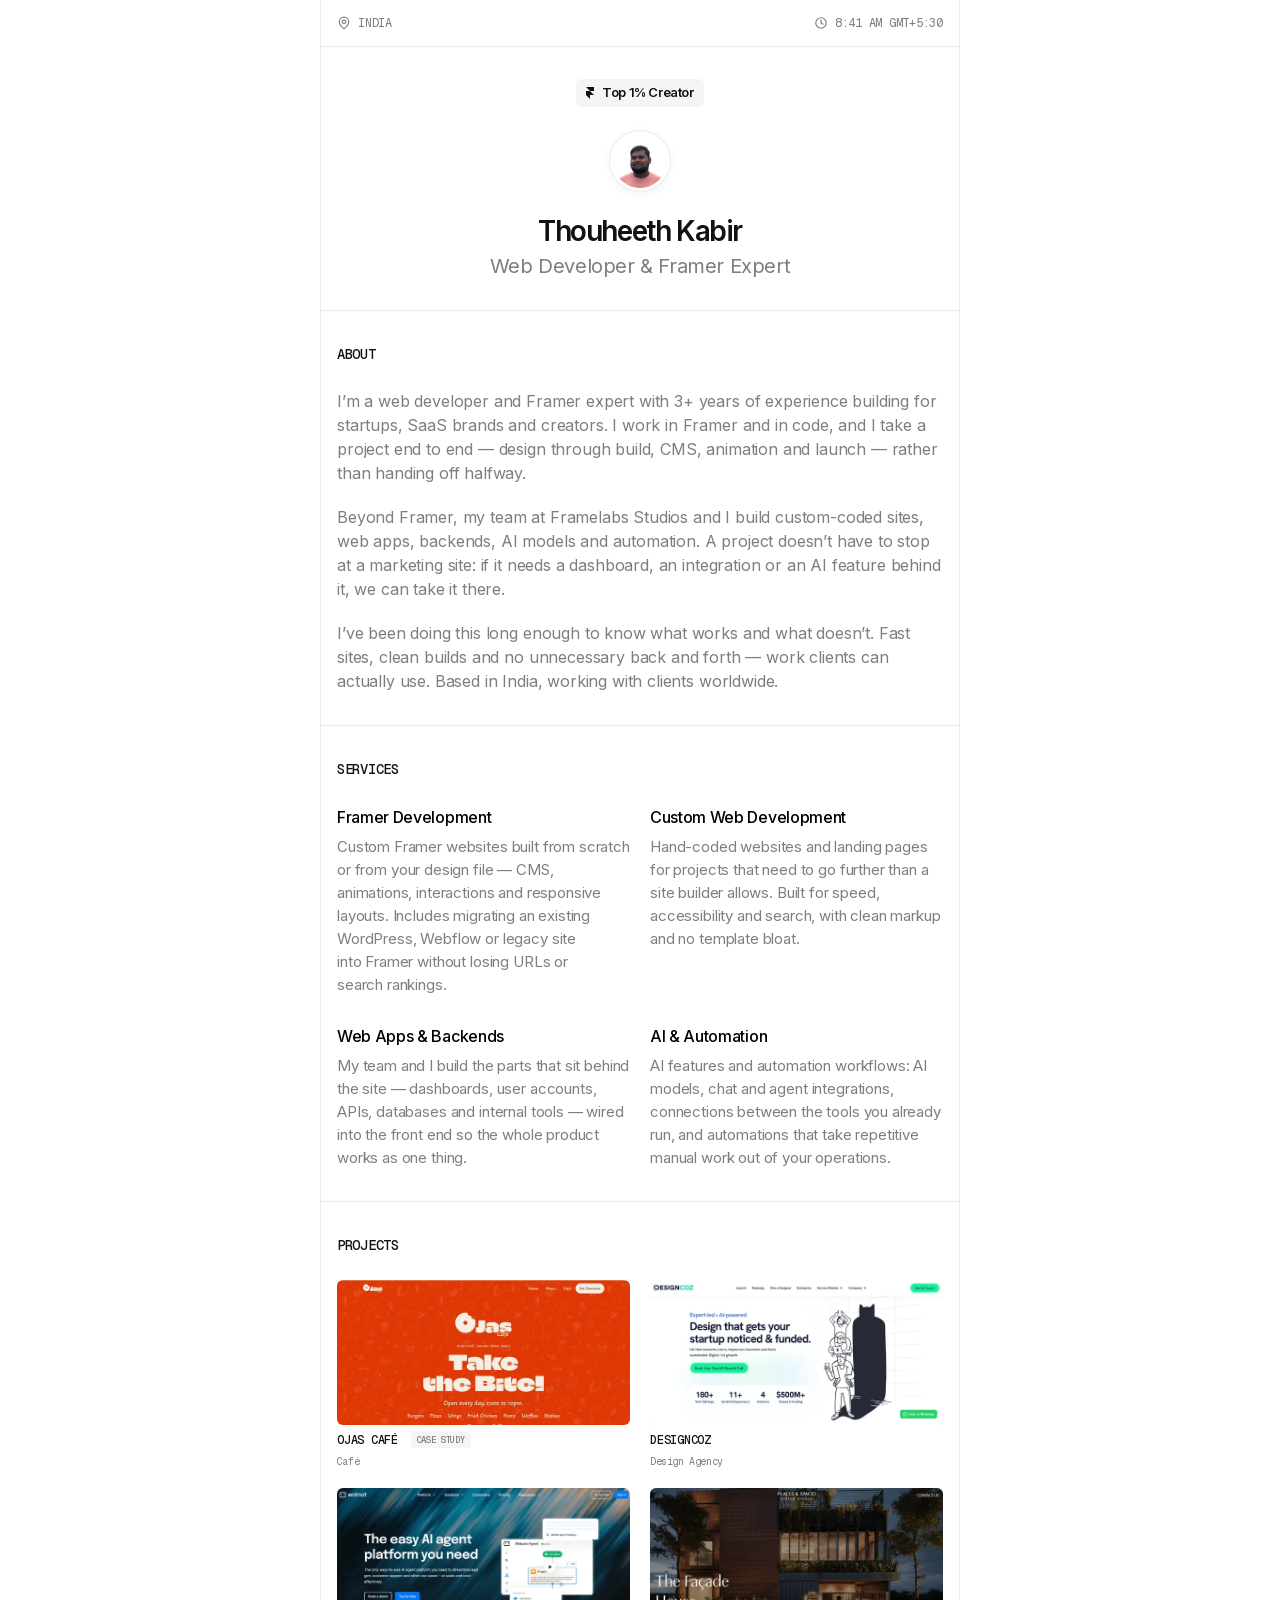
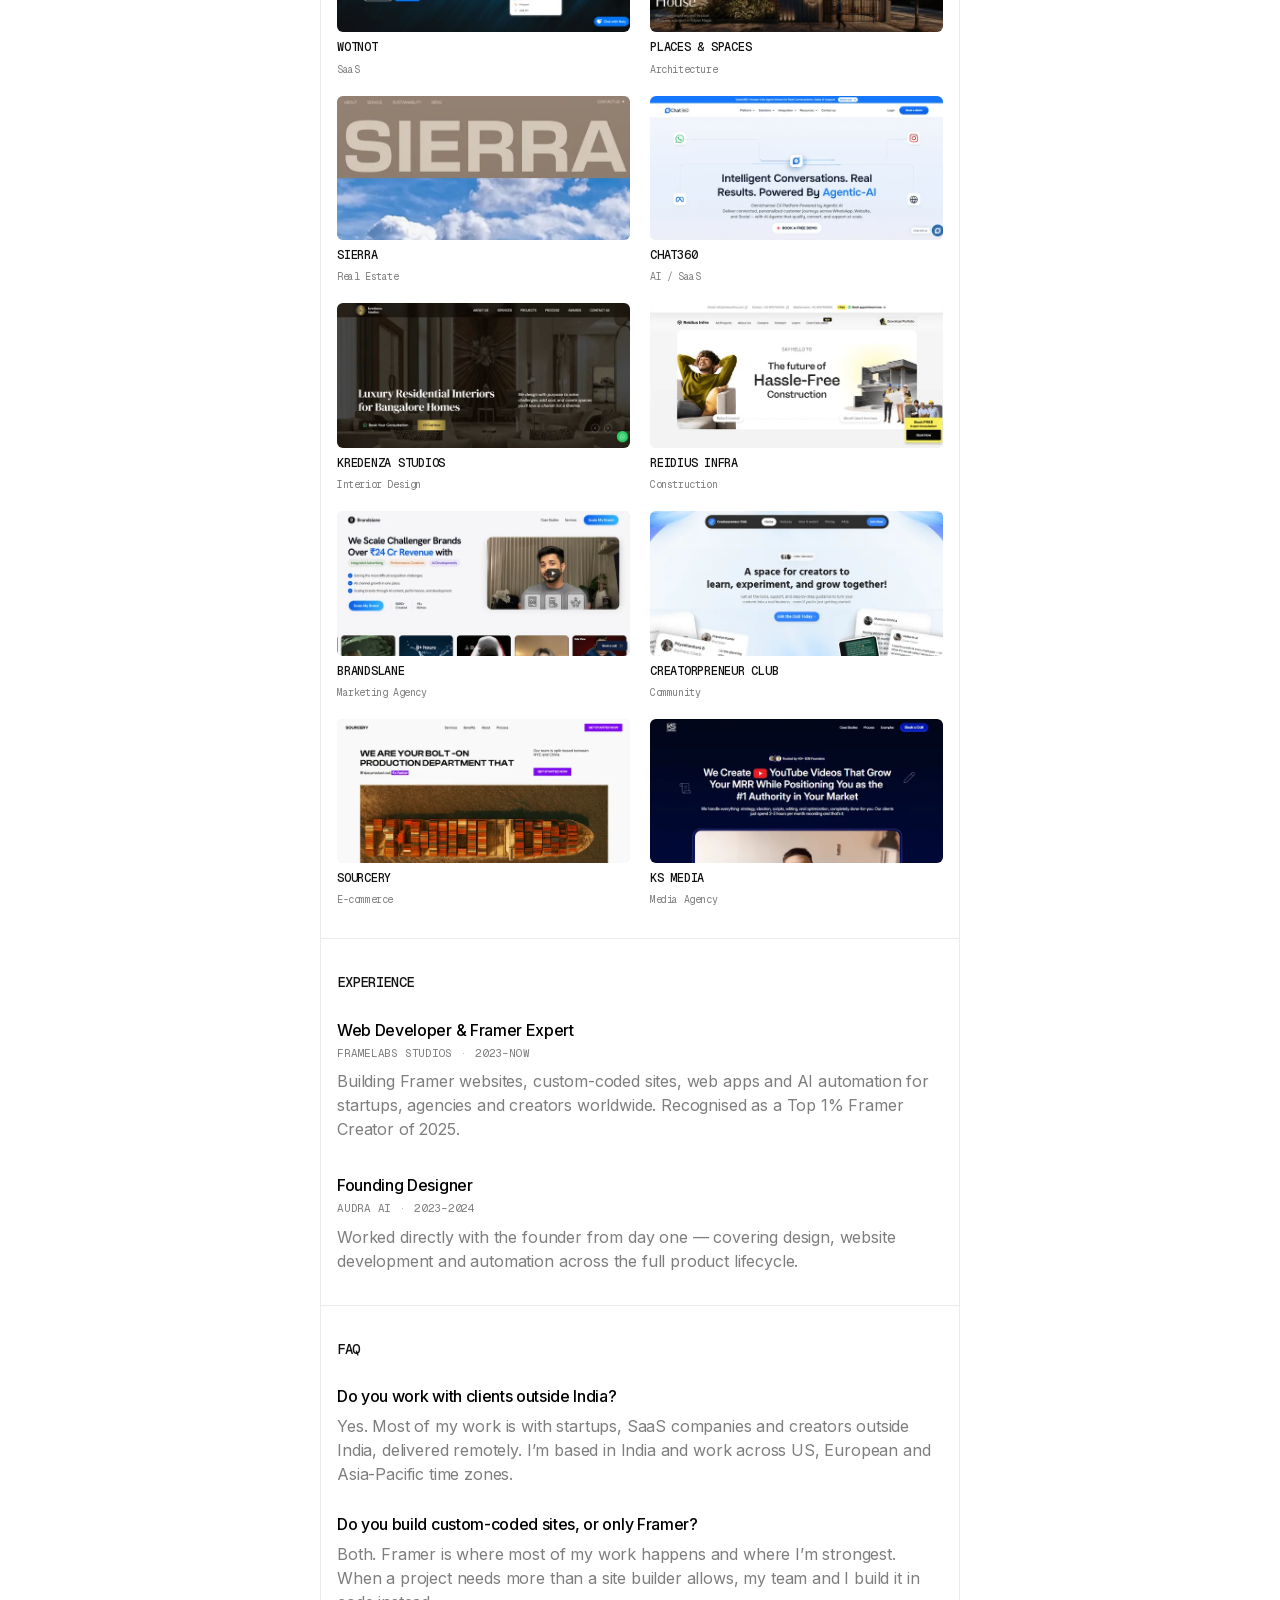
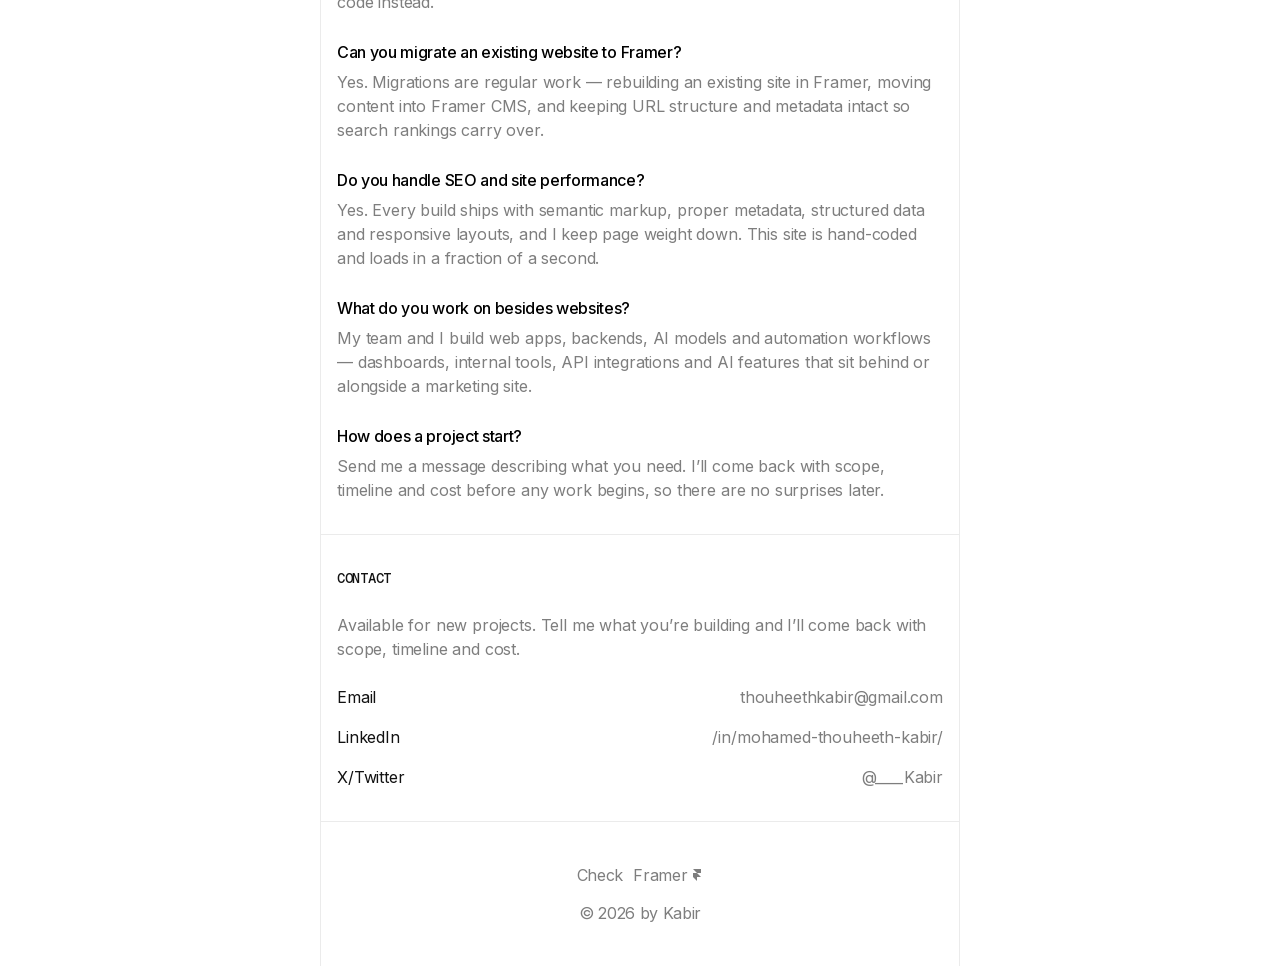
<file: index.html>
<!doctype html>
<html lang="en">
<head>
<meta charset="utf-8">
<meta name="viewport" content="width=device-width, initial-scale=1">
<title>Web Developer &amp; Framer Expert — Thouheeth Kabir</title>
<meta name="description" content="Web developer and Framer expert building fast websites, web apps and AI automation for startups, SaaS brands and creators. India-based, working worldwide.">
<link rel="canonical" href="https://www.thouheethkabir.com/">

<meta property="og:type" content="website">
<meta property="og:url" content="https://www.thouheethkabir.com/">
<meta property="og:title" content="Web Developer &amp; Framer Expert — Thouheeth Kabir">
<meta property="og:description" content="Web developer and Framer expert building fast, production-ready websites, web apps and AI automation for startups, SaaS brands and creators.">
<meta property="og:image" content="https://www.thouheethkabir.com/assets/img/og.png">
<meta property="og:image:width" content="1200">
<meta property="og:image:height" content="630">
<meta property="og:image:alt" content="Thouheeth Kabir — Web Developer &amp; Framer Expert">
<meta name="twitter:card" content="summary_large_image">
<meta name="twitter:image" content="https://www.thouheethkabir.com/assets/img/og.png">
<meta name="twitter:creator" content="@____Kabir">
<meta name="theme-color" content="#ffffff">

<link rel="icon" href="data:image/svg+xml,<svg xmlns='http://www.w3.org/2000/svg' viewBox='0 0 100 100'><text y='.9em' font-size='90' font-family='system-ui,sans-serif' font-weight='600'>TK</text></svg>">
<link rel="apple-touch-icon" sizes="180x180" href="assets/img/apple-touch-icon.png">
<link rel="preload" href="assets/fonts/inter.woff2" as="font" type="font/woff2" crossorigin>
<link rel="preload" href="assets/fonts/geist-mono.woff2" as="font" type="font/woff2" crossorigin>
<link rel="stylesheet" href="assets/fonts.css">
<link rel="stylesheet" href="assets/styles.css">

<script type="application/ld+json">
{
  "@context": "https://schema.org",
  "@graph": [
    {
      "@type": "Person",
      "@id": "https://www.thouheethkabir.com/#person",
      "name": "Mohamed Thouheeth Kabir",
      "alternateName": "Thouheeth Kabir",
      "jobTitle": "Web Developer & Framer Expert",
      "description": "Web developer and Framer expert building websites, web apps and automation for startups, SaaS brands and creators.",
      "url": "https://www.thouheethkabir.com/",
      "image": "https://www.thouheethkabir.com/assets/img/og.png",
      "email": "mailto:thouheethkabir@gmail.com",
      "address": {
        "@type": "PostalAddress",
        "addressCountry": "IN"
      },
      "knowsAbout": [
        "Framer",
        "Framer CMS",
        "Web Development",
        "Web Design",
        "Front-End Development",
        "React",
        "Next.js",
        "Web Applications",
        "Backend Development",
        "AI Integration",
        "Workflow Automation",
        "Technical SEO",
        "Core Web Vitals",
        "Responsive Design"
      ],
      "knowsLanguage": [
        "English"
      ],
      "worksFor": {
        "@type": "Organization",
        "name": "Framelabs Studios",
        "url": "https://www.thouheethkabir.com/"
      },
      "sameAs": [
        "https://www.linkedin.com/in/mohamed-thouheeth-kabir/",
        "https://x.com/____Kabir"
      ]
    },
    {
      "@type": "WebSite",
      "@id": "https://www.thouheethkabir.com/#website",
      "url": "https://www.thouheethkabir.com/",
      "name": "Thouheeth Kabir — Web Developer & Framer Expert",
      "publisher": {
        "@id": "https://www.thouheethkabir.com/#person"
      },
      "inLanguage": "en"
    },
    {
      "@type": "ProfilePage",
      "@id": "https://www.thouheethkabir.com/#profile",
      "url": "https://www.thouheethkabir.com/",
      "mainEntity": {
        "@id": "https://www.thouheethkabir.com/#person"
      },
      "isPartOf": {
        "@id": "https://www.thouheethkabir.com/#website"
      }
    },
    {
      "@type": "Service",
      "name": "Framer and web development",
      "provider": {
        "@id": "https://www.thouheethkabir.com/#person"
      },
      "areaServed": [
        {
          "@type": "Country",
          "name": "India"
        },
        "Worldwide"
      ],
      "hasOfferCatalog": {
        "@type": "OfferCatalog",
        "name": "Services",
        "itemListElement": [
          {
            "@type": "Offer",
            "itemOffered": {
              "@type": "Service",
              "name": "Framer Development",
              "description": "Custom Framer websites built from scratch or from your design file — CMS, animations, interactions and responsive layouts. Includes migrating an existing WordPress, Webflow or legacy site into Framer without losing URLs or search rankings."
            }
          },
          {
            "@type": "Offer",
            "itemOffered": {
              "@type": "Service",
              "name": "Custom Web Development",
              "description": "Hand-coded websites and landing pages for projects that need to go further than a site builder allows. Built for speed, accessibility and search, with clean markup and no template bloat."
            }
          },
          {
            "@type": "Offer",
            "itemOffered": {
              "@type": "Service",
              "name": "Web Apps & Backends",
              "description": "My team and I build the parts that sit behind the site — dashboards, user accounts, APIs, databases and internal tools — wired into the front end so the whole product works as one thing."
            }
          },
          {
            "@type": "Offer",
            "itemOffered": {
              "@type": "Service",
              "name": "AI & Automation",
              "description": "AI features and automation workflows: AI models, chat and agent integrations, connections between the tools you already run, and automations that take repetitive manual work out of your operations."
            }
          }
        ]
      }
    },
    {
      "@type": "ItemList",
      "name": "Selected work",
      "itemListElement": [
        {
          "@type": "ListItem",
          "position": 1,
          "name": "Ojas Café",
          "url": "https://www.thouheethkabir.com/work/ojas-cafe/"
        },
        {
          "@type": "ListItem",
          "position": 2,
          "name": "DesignCoz",
          "url": "https://www.designcoz.com/"
        },
        {
          "@type": "ListItem",
          "position": 3,
          "name": "WotNot",
          "url": "https://wotnot.io/"
        },
        {
          "@type": "ListItem",
          "position": 4,
          "name": "Places & Spaces",
          "url": "https://www.placesandspaces.co.in/"
        },
        {
          "@type": "ListItem",
          "name": "Sierra",
          "url": "https://sierrabrdg.life/",
          "position": 5
        },
        {
          "@type": "ListItem",
          "position": 6,
          "name": "Chat360",
          "url": "https://www.chat360.io/"
        },
        {
          "@type": "ListItem",
          "position": 7,
          "name": "Kredenza Studios",
          "url": "https://www.kredenzastudios.com/"
        },
        {
          "@type": "ListItem",
          "position": 8,
          "name": "Reidius Infra",
          "url": "https://reidiusinfra.in/"
        },
        {
          "@type": "ListItem",
          "position": 9,
          "name": "Brandslane",
          "url": "https://home.brandslane.co/"
        },
        {
          "@type": "ListItem",
          "position": 10,
          "name": "Creatorpreneur Club",
          "url": "https://omm.superprofile.bio/india"
        },
        {
          "@type": "ListItem",
          "position": 11,
          "name": "Sourcery",
          "url": "https://withsourcery.com/"
        },
        {
          "@type": "ListItem",
          "position": 12,
          "name": "KS Media",
          "url": "https://ks-media.co/"
        }
      ]
    },
    {
      "@type": "FAQPage",
      "mainEntity": [
        {
          "@type": "Question",
          "name": "Do you work with clients outside India?",
          "acceptedAnswer": {
            "@type": "Answer",
            "text": "Yes. Most of my work is with startups, SaaS companies and creators outside India, delivered remotely. I’m based in India and work across US, European and Asia-Pacific time zones."
          }
        },
        {
          "@type": "Question",
          "name": "Do you build custom-coded sites, or only Framer?",
          "acceptedAnswer": {
            "@type": "Answer",
            "text": "Both. Framer is where most of my work happens and where I’m strongest. When a project needs more than a site builder allows, my team and I build it in code instead."
          }
        },
        {
          "@type": "Question",
          "name": "Can you migrate an existing website to Framer?",
          "acceptedAnswer": {
            "@type": "Answer",
            "text": "Yes. Migrations are regular work — rebuilding an existing site in Framer, moving content into Framer CMS, and keeping URL structure and metadata intact so search rankings carry over."
          }
        },
        {
          "@type": "Question",
          "name": "Do you handle SEO and site performance?",
          "acceptedAnswer": {
            "@type": "Answer",
            "text": "Yes. Every build ships with semantic markup, proper metadata, structured data and responsive layouts, and I keep page weight down. This site is hand-coded and loads in a fraction of a second."
          }
        },
        {
          "@type": "Question",
          "name": "What do you work on besides websites?",
          "acceptedAnswer": {
            "@type": "Answer",
            "text": "My team and I build web apps, backends, AI models and automation workflows — dashboards, internal tools, API integrations and AI features that sit behind or alongside a marketing site."
          }
        },
        {
          "@type": "Question",
          "name": "How does a project start?",
          "acceptedAnswer": {
            "@type": "Answer",
            "text": "Send me a message describing what you need. I’ll come back with scope, timeline and cost before any work begins, so there are no surprises later."
          }
        }
      ]
    }
  ]
}
</script>
</head>
<body>

<svg width="0" height="0" style="position:absolute" aria-hidden="true" focusable="false">
  <defs>
    <symbol id="i-pin" viewBox="0 0 24 24" fill="none" stroke="currentColor" stroke-width="2" stroke-linecap="round" stroke-linejoin="round">
      <path d="M20 10c0 6-8 12-8 12s-8-6-8-12a8 8 0 0 1 16 0Z"/><circle cx="12" cy="10" r="3"/>
    </symbol>
    <symbol id="i-clock" viewBox="0 0 24 24" fill="none" stroke="currentColor" stroke-width="2" stroke-linecap="round" stroke-linejoin="round">
      <circle cx="12" cy="12" r="9"/><path d="M12 7v5l3.5 2"/>
    </symbol>
    <symbol id="i-arrow" viewBox="0 0 24 24" fill="none" stroke="currentColor" stroke-width="2.2" stroke-linecap="round" stroke-linejoin="round">
      <path d="M7 17 17 7"/><path d="M8 7h9v9"/>
    </symbol>
    <symbol id="i-framer" viewBox="0 0 24 24" fill="currentColor">
      <path d="M4 0h16v8h-8zm0 8h8l8 8H4zm0 8h8v8z"/>
    </symbol>
  </defs>
</svg>

<div class="shell">

  <div class="band band--bar">
    <div class="bar">
      <span class="bar__item"><svg class="ico" aria-hidden="true"><use href="#i-pin"/></svg>India</span>
      <span class="bar__item"><svg class="ico" aria-hidden="true"><use href="#i-clock"/></svg><time id="clock">&mdash;</time></span>
    </div>
  </div>

  <header class="band band--hero">
    <a class="badge" href="https://framer.link/kabir" target="_blank" rel="noopener">
      <svg class="badge__logo" aria-hidden="true"><use href="#i-framer"/></svg>
      <span>Top 1% Creator</span>
    </a>

    <div class="avatar">
      <img src="assets/img/profile.webp" width="240" height="240" alt="Thouheeth Kabir, web developer and Framer expert" fetchpriority="high" decoding="async">
    </div>

    <div class="hero__text">
      <h1>Thouheeth Kabir</h1>
      <p class="hero__role">Web Developer &amp; Framer Expert</p>
    </div>
  </header>

  <section class="band" aria-labelledby="s-about">
    <h2 class="s-title" id="s-about">About</h2>
    <div class="prose">
      <p>I&rsquo;m a web developer and Framer expert with 3+ years of experience building for startups, SaaS brands and creators. I work in Framer and in code, and I take a project end to end &mdash; design through build, CMS, animation and launch &mdash; rather than handing off halfway.</p>
      <p>Beyond Framer, my team at Framelabs Studios and I build custom-coded sites, web apps, backends, AI models and automation. A project doesn&rsquo;t have to stop at a marketing site: if it needs a dashboard, an integration or an AI feature behind it, we can take it there.</p>
      <p>I&rsquo;ve been doing this long enough to know what works and what doesn&rsquo;t. Fast sites, clean builds and no unnecessary back and forth &mdash; work clients can actually use. Based in India, working with clients worldwide.</p>
    </div>
  </section>

  <section class="band" aria-labelledby="s-services">
    <h2 class="s-title" id="s-services">Services</h2>
    <ul class="services">
      <li class="service">
        <h3 class="service__name">Framer Development</h3>
        <p class="service__desc">Custom Framer websites built from scratch or from your design file &mdash; CMS, animations, interactions and responsive layouts. Includes migrating an existing WordPress, Webflow or legacy site into Framer without losing URLs or search rankings.</p>
      </li>

      <li class="service">
        <h3 class="service__name">Custom Web Development</h3>
        <p class="service__desc">Hand-coded websites and landing pages for projects that need to go further than a site builder allows. Built for speed, accessibility and search, with clean markup and no template bloat.</p>
      </li>

      <li class="service">
        <h3 class="service__name">Web Apps &amp; Backends</h3>
        <p class="service__desc">My team and I build the parts that sit behind the site &mdash; dashboards, user accounts, APIs, databases and internal tools &mdash; wired into the front end so the whole product works as one thing.</p>
      </li>

      <li class="service">
        <h3 class="service__name">AI &amp; Automation</h3>
        <p class="service__desc">AI features and automation workflows: AI models, chat and agent integrations, connections between the tools you already run, and automations that take repetitive manual work out of your operations.</p>
      </li>
    </ul>
  </section>

  <section class="band" aria-labelledby="s-projects" id="projects">
    <h2 class="s-title" id="s-projects">Projects</h2>
    <ul class="grid">

      <li class="card card--featured">
        <a href="work/ojas-cafe/">
          <span class="card__media">
            <img src="assets/img/ojas-cafe.webp" width="640" height="316" alt="Ojas Café website — hand-coded café site in Palani" loading="lazy" decoding="async">
            <span class="card__arrow"><svg class="ico" aria-hidden="true"><use href="#i-arrow"/></svg></span>
          </span>
          <span class="card__name">Ojas Café <span class="card__tag">Case study</span></span>
          <span class="card__meta">Café</span>
        </a>
      </li>

      <li class="card">
        <a href="https://www.designcoz.com/" target="_blank" rel="noopener">
          <span class="card__media">
            <img src="assets/img/designcoz.webp" width="640" height="316" alt="DesignCoz website — startup design agency site built in Framer" loading="lazy" decoding="async">
            <span class="card__arrow"><svg class="ico" aria-hidden="true"><use href="#i-arrow"/></svg></span>
          </span>
          <span class="card__name">DesignCoz</span>
          <span class="card__meta">Design Agency</span>
        </a>
      </li>

      <li class="card">
        <a href="https://wotnot.io/" target="_blank" rel="noopener">
          <span class="card__media">
            <img src="assets/img/wotnot.webp" width="640" height="316" alt="WotNot website — saas site built in Framer" loading="lazy" decoding="async">
            <span class="card__arrow"><svg class="ico" aria-hidden="true"><use href="#i-arrow"/></svg></span>
          </span>
          <span class="card__name">WotNot</span>
          <span class="card__meta">SaaS</span>
        </a>
      </li>

      <li class="card">
        <a href="https://www.placesandspaces.co.in/" target="_blank" rel="noopener">
          <span class="card__media">
            <img src="assets/img/places-spaces.webp" width="640" height="316" alt="Places &amp; Spaces website — architecture &amp; interior design studio site built in Framer" loading="lazy" decoding="async">
            <span class="card__arrow"><svg class="ico" aria-hidden="true"><use href="#i-arrow"/></svg></span>
          </span>
          <span class="card__name">Places &amp; Spaces</span>
          <span class="card__meta">Architecture</span>
        </a>
      </li>

      <li class="card">
        <a href="https://sierrabrdg.life/" target="_blank" rel="noopener">
          <span class="card__media">
            <img src="assets/img/sierra.webp" width="640" height="316" alt="Sierra website — landscape-led concept home community, built in Framer" loading="lazy" decoding="async">
            <span class="card__arrow"><svg class="ico" aria-hidden="true"><use href="#i-arrow"/></svg></span>
          </span>
          <span class="card__name">Sierra</span>
          <span class="card__meta">Real Estate</span>
        </a>
      </li>

      <li class="card">
        <a href="https://www.chat360.io/" target="_blank" rel="noopener">
          <span class="card__media">
            <img src="assets/img/chat360.webp" width="640" height="316" alt="Chat360 website — ai / saas site built in Framer" loading="lazy" decoding="async">
            <span class="card__arrow"><svg class="ico" aria-hidden="true"><use href="#i-arrow"/></svg></span>
          </span>
          <span class="card__name">Chat360</span>
          <span class="card__meta">AI / SaaS</span>
        </a>
      </li>

      <li class="card">
        <a href="https://www.kredenzastudios.com/" target="_blank" rel="noopener">
          <span class="card__media">
            <img src="assets/img/kredenza.webp" width="640" height="316" alt="Kredenza Studios website — luxury interior design site built in Framer" loading="lazy" decoding="async">
            <span class="card__arrow"><svg class="ico" aria-hidden="true"><use href="#i-arrow"/></svg></span>
          </span>
          <span class="card__name">Kredenza Studios</span>
          <span class="card__meta">Interior Design</span>
        </a>
      </li>

      <li class="card">
        <a href="https://reidiusinfra.in/" target="_blank" rel="noopener">
          <span class="card__media">
            <img src="assets/img/reidius.webp" width="640" height="316" alt="Reidius Infra website — architecture &amp; construction site built in Framer" loading="lazy" decoding="async">
            <span class="card__arrow"><svg class="ico" aria-hidden="true"><use href="#i-arrow"/></svg></span>
          </span>
          <span class="card__name">Reidius Infra</span>
          <span class="card__meta">Construction</span>
        </a>
      </li>

      <li class="card">
        <a href="https://home.brandslane.co/" target="_blank" rel="noopener">
          <span class="card__media">
            <img src="assets/img/brandslane.webp" width="640" height="316" alt="Brandslane website — growth marketing agency site built in Framer" loading="lazy" decoding="async">
            <span class="card__arrow"><svg class="ico" aria-hidden="true"><use href="#i-arrow"/></svg></span>
          </span>
          <span class="card__name">Brandslane</span>
          <span class="card__meta">Marketing Agency</span>
        </a>
      </li>

      <li class="card">
        <a href="https://omm.superprofile.bio/india" target="_blank" rel="noopener">
          <span class="card__media">
            <img src="assets/img/creatorpreneur.webp" width="640" height="316" alt="Creatorpreneur Club website — creator community site built in Framer" loading="lazy" decoding="async">
            <span class="card__arrow"><svg class="ico" aria-hidden="true"><use href="#i-arrow"/></svg></span>
          </span>
          <span class="card__name">Creatorpreneur Club</span>
          <span class="card__meta">Community</span>
        </a>
      </li>

      <li class="card">
        <a href="https://withsourcery.com/" target="_blank" rel="noopener">
          <span class="card__media">
            <img src="assets/img/sourcery.webp" width="640" height="316" alt="Sourcery website — product sourcing / e-commerce operations site built in Framer" loading="lazy" decoding="async">
            <span class="card__arrow"><svg class="ico" aria-hidden="true"><use href="#i-arrow"/></svg></span>
          </span>
          <span class="card__name">Sourcery</span>
          <span class="card__meta">E-commerce</span>
        </a>
      </li>

      <li class="card">
        <a href="https://ks-media.co/" target="_blank" rel="noopener">
          <span class="card__media">
            <img src="assets/img/ks-media.webp" width="640" height="316" alt="KS Media website — youtube marketing agency site built in Framer" loading="lazy" decoding="async">
            <span class="card__arrow"><svg class="ico" aria-hidden="true"><use href="#i-arrow"/></svg></span>
          </span>
          <span class="card__name">KS Media</span>
          <span class="card__meta">Media Agency</span>
        </a>
      </li>

    </ul>
  </section>

  <section class="band" aria-labelledby="s-experience">
    <h2 class="s-title" id="s-experience">Experience</h2>
    <ol class="roles">
      <li class="role">
        <h3 class="role__title">Web Developer &amp; Framer Expert</h3>
        <p class="role__meta"><span>Framelabs Studios</span><span class="dot">&middot;</span><span>2023&ndash;Now</span></p>
        <p class="role__desc">Building Framer websites, custom-coded sites, web apps and AI automation for startups, agencies and creators worldwide. Recognised as a Top 1% Framer Creator of 2025.</p>
      </li>
      <li class="role">
        <h3 class="role__title">Founding Designer</h3>
        <p class="role__meta"><span>Audra AI</span><span class="dot">&middot;</span><span>2023&ndash;2024</span></p>
        <p class="role__desc">Worked directly with the founder from day one &mdash; covering design, website development and automation across the full product lifecycle.</p>
      </li>
    </ol>
  </section>

  <section class="band" aria-labelledby="s-faq">
    <h2 class="s-title" id="s-faq">FAQ</h2>
    <ul class="faq">
      <li class="faq__item">
        <h3 class="faq__q">Do you work with clients outside India?</h3>
        <p class="faq__a">Yes. Most of my work is with startups, SaaS companies and creators outside India, delivered remotely. I&rsquo;m based in India and work across US, European and Asia-Pacific time zones.</p>
      </li>

      <li class="faq__item">
        <h3 class="faq__q">Do you build custom-coded sites, or only Framer?</h3>
        <p class="faq__a">Both. Framer is where most of my work happens and where I&rsquo;m strongest. When a project needs more than a site builder allows, my team and I build it in code instead.</p>
      </li>

      <li class="faq__item">
        <h3 class="faq__q">Can you migrate an existing website to Framer?</h3>
        <p class="faq__a">Yes. Migrations are regular work &mdash; rebuilding an existing site in Framer, moving content into Framer CMS, and keeping URL structure and metadata intact so search rankings carry over.</p>
      </li>

      <li class="faq__item">
        <h3 class="faq__q">Do you handle SEO and site performance?</h3>
        <p class="faq__a">Yes. Every build ships with semantic markup, proper metadata, structured data and responsive layouts, and I keep page weight down. This site is hand-coded and loads in a fraction of a second.</p>
      </li>

      <li class="faq__item">
        <h3 class="faq__q">What do you work on besides websites?</h3>
        <p class="faq__a">My team and I build web apps, backends, AI models and automation workflows &mdash; dashboards, internal tools, API integrations and AI features that sit behind or alongside a marketing site.</p>
      </li>

      <li class="faq__item">
        <h3 class="faq__q">How does a project start?</h3>
        <p class="faq__a">Send me a message describing what you need. I&rsquo;ll come back with scope, timeline and cost before any work begins, so there are no surprises later.</p>
      </li>
    </ul>
  </section>

  <section class="band" aria-labelledby="s-contact">
    <h2 class="s-title" id="s-contact">Contact</h2>
    <div class="prose">
      <p>Available for new projects. Tell me what you&rsquo;re building and I&rsquo;ll come back with scope, timeline and cost.</p>
    </div>
    <ul class="contact">
      <li>
        <span class="contact__label">Email</span>
        <a class="contact__value" href="mailto:thouheethkabir@gmail.com">thouheethkabir@gmail.com</a>
      </li>
      <li>
        <span class="contact__label">LinkedIn</span>
        <a class="contact__value" href="https://www.linkedin.com/in/mohamed-thouheeth-kabir/" target="_blank" rel="noopener">/in/mohamed-thouheeth-kabir/</a>
      </li>
      <li>
        <span class="contact__label">X/Twitter</span>
        <a class="contact__value" href="https://x.com/____Kabir" target="_blank" rel="noopener">@____Kabir</a>
      </li>
    </ul>
  </section>

  <footer class="band band--foot">
    <p class="foot__line">
      Check
      <a class="foot__link" href="https://framer.link/kabir" target="_blank" rel="noopener">
        Framer
        <svg class="foot__logo" aria-hidden="true"><use href="#i-framer"/></svg>
      </a>
    </p>
    <p class="foot__copy">&copy; <span id="year">2026</span> by Kabir</p>
  </footer>

</div>

<script src="assets/main.js" defer></script>

<!-- Cloudflare Web Analytics — cookieless, no consent banner required -->
<script type="module" src="https://static.cloudflareinsights.com/beacon.min.js" data-cf-beacon='{"token": "ac20ceb9bf7a44a2ad252dfa482b9fc8"}'></script>
</body>
</html>
</file>
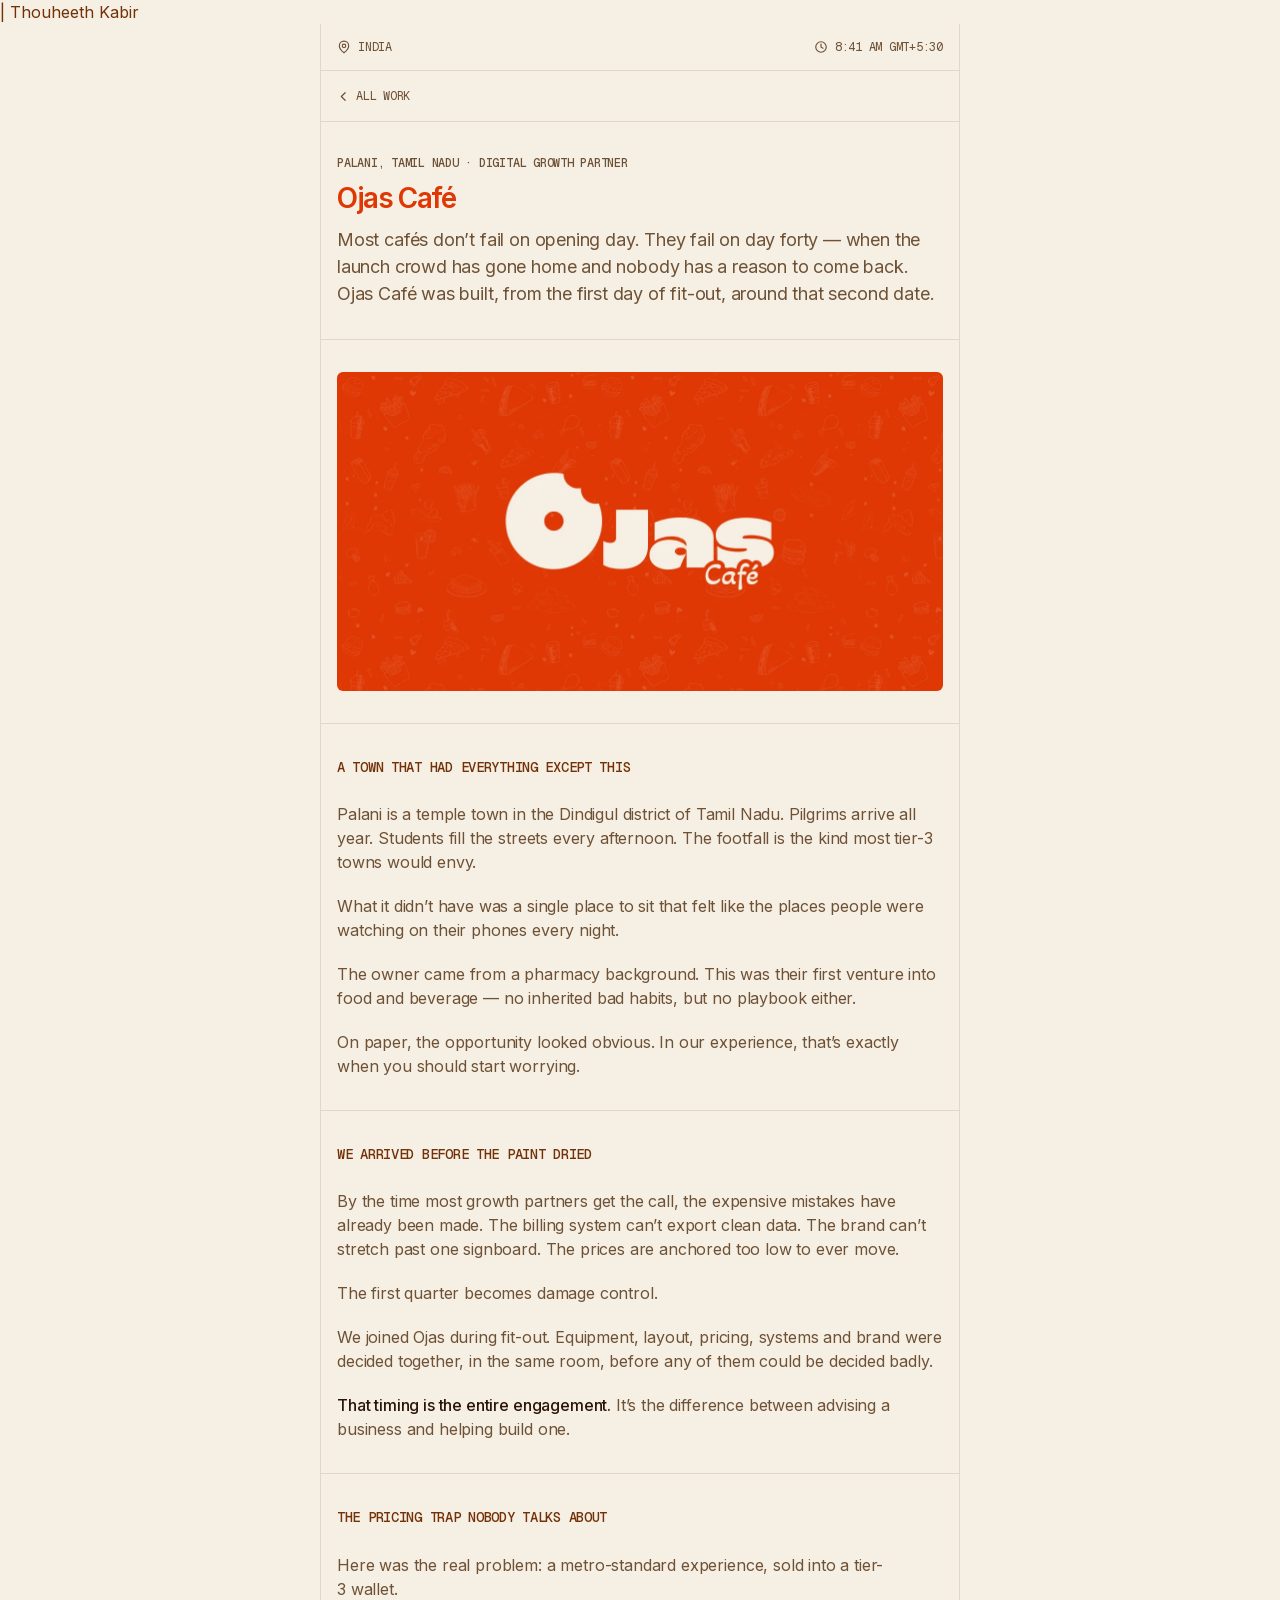
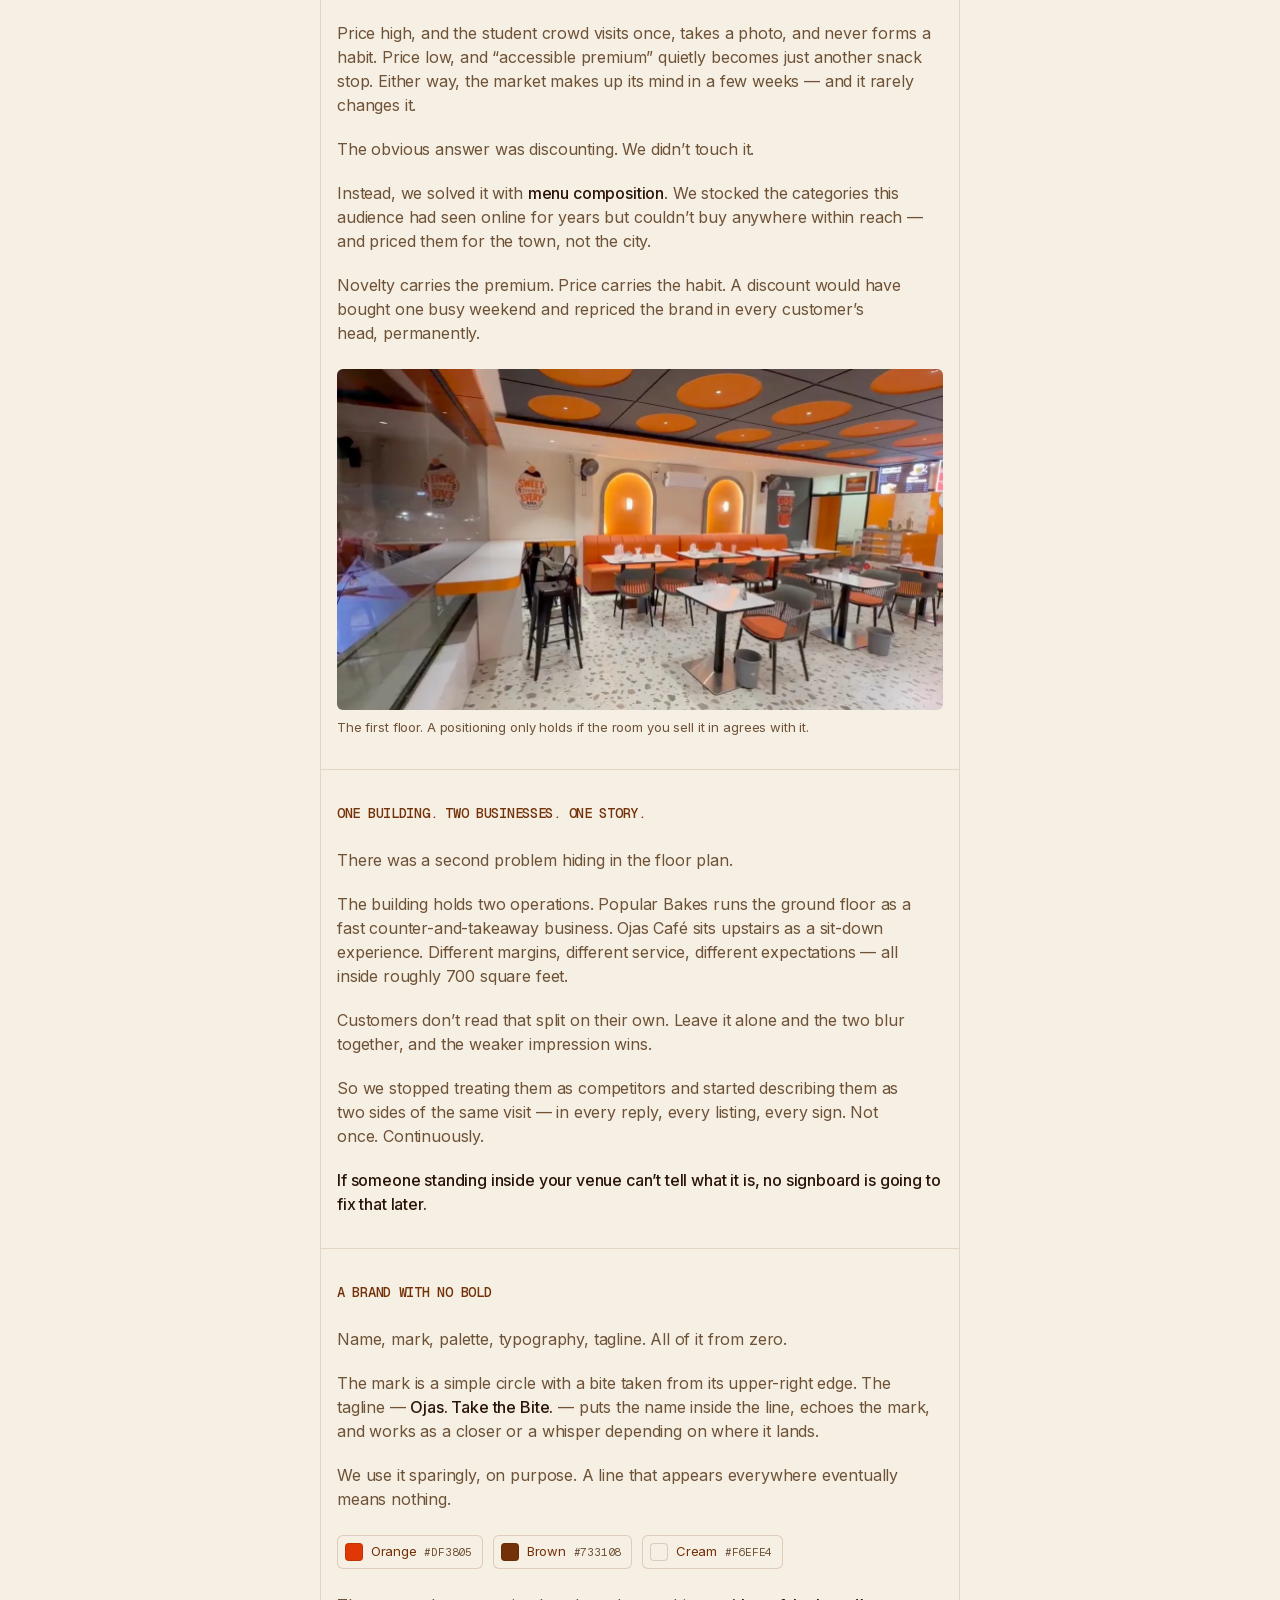
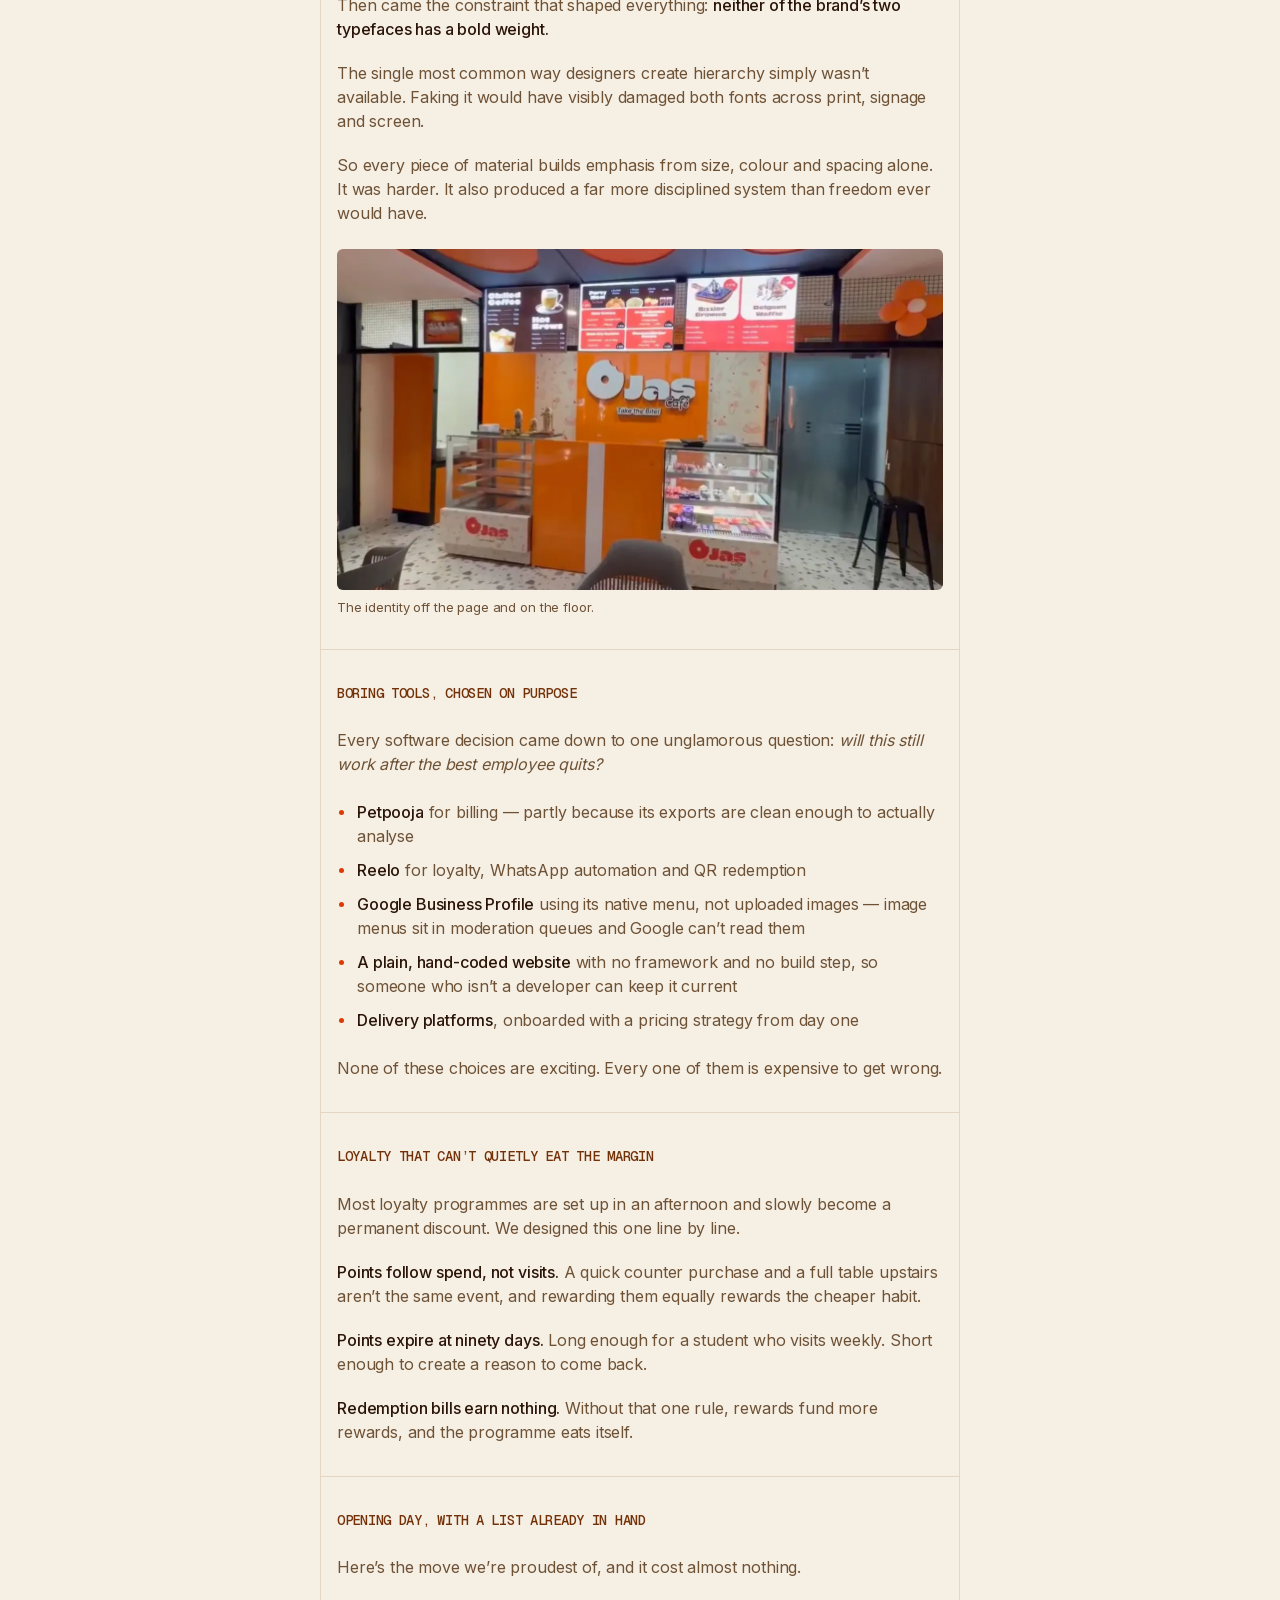
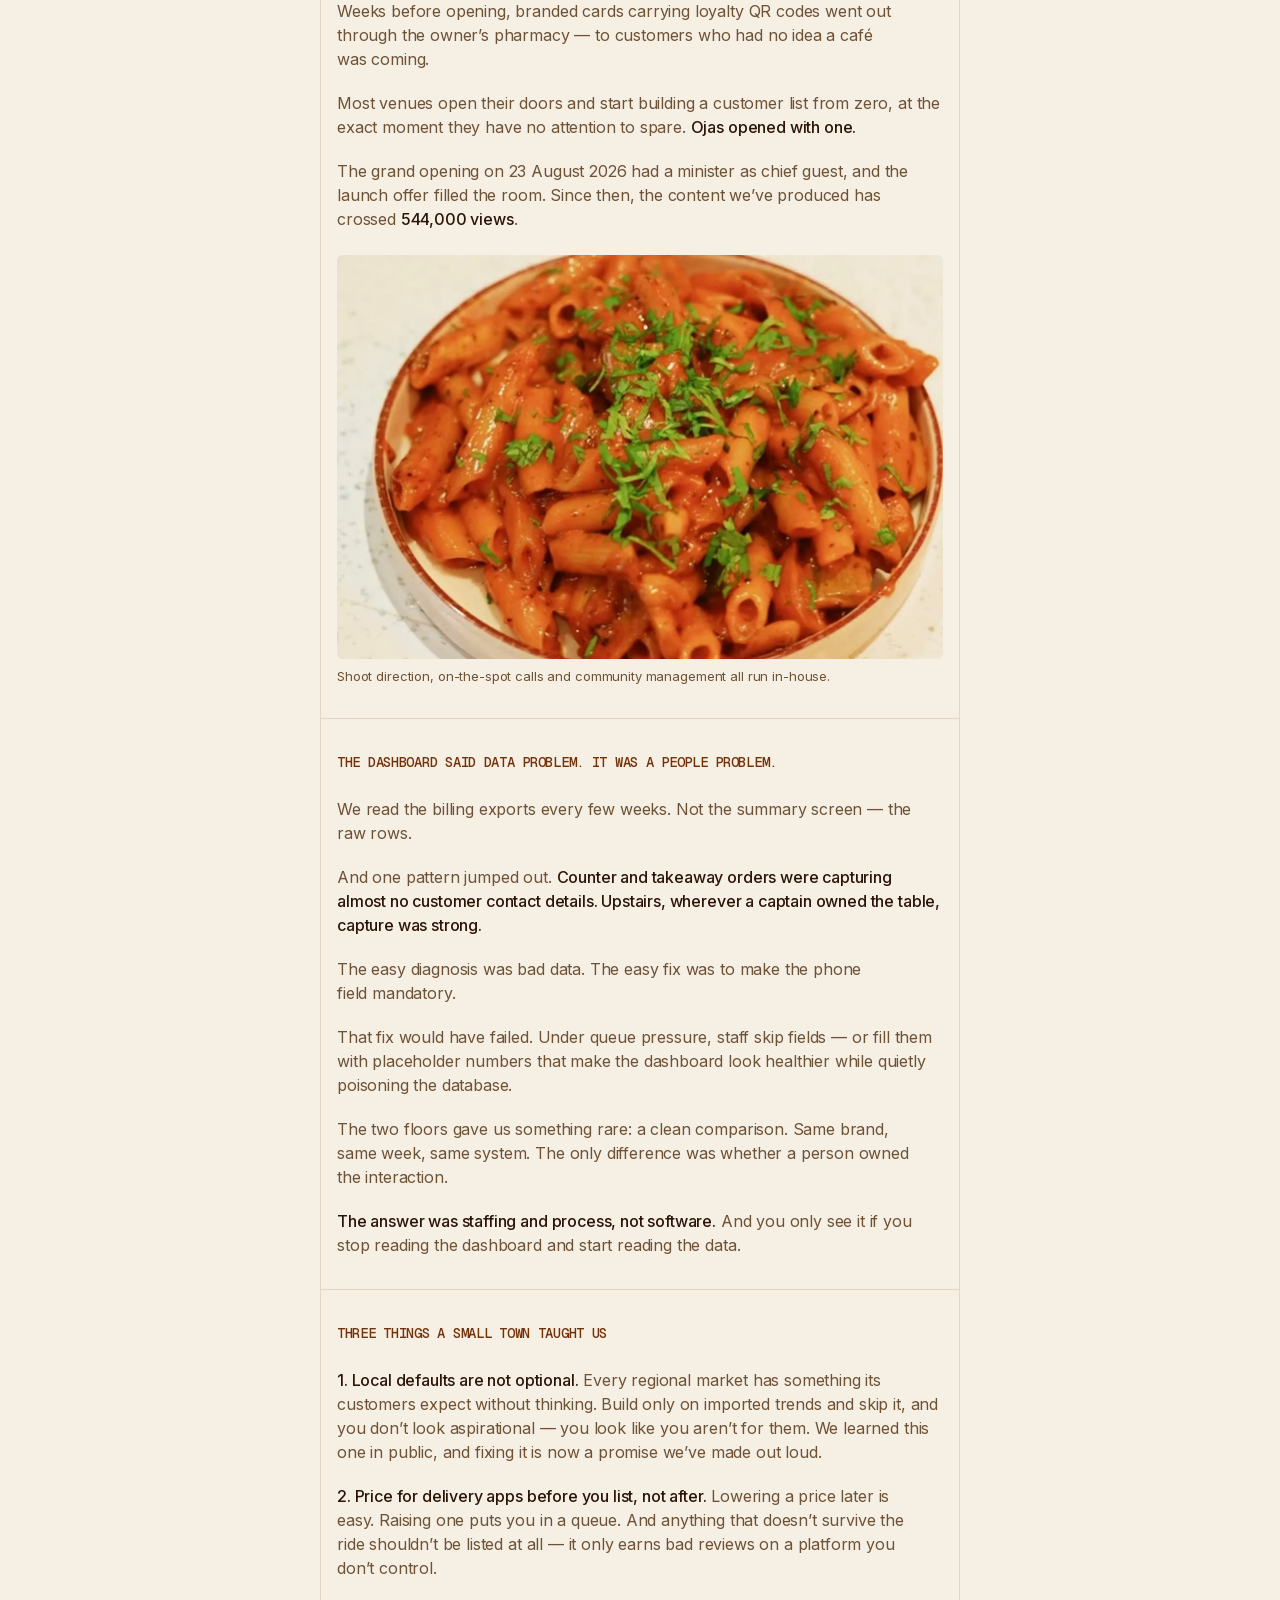
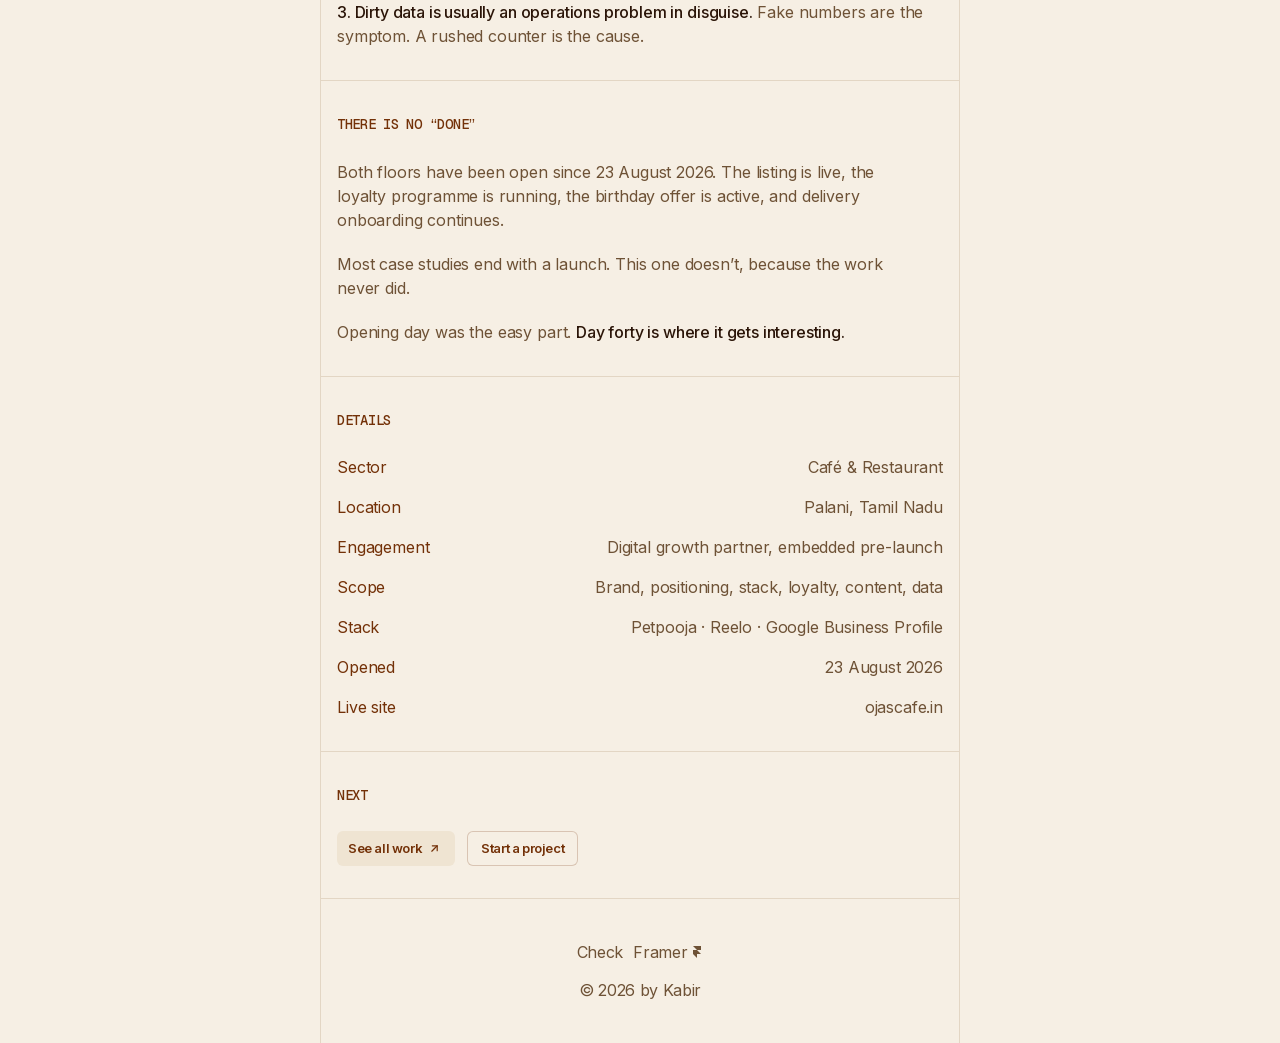
<file: work/ojas-cafe/index.html>
<!doctype html>
<html lang="en">
<head>
<meta charset="utf-8">
<meta name="viewport" content="width=device-width, initial-scale=1">
<title>Ojas Café — Digital Growth Partner Case Study</title>| Thouheeth Kabir</title>
<meta name="description" content="Launching a modern café in a tier-3 temple town: brand from zero, Petpooja and Reelo stack, pre-seeded loyalty, and what the POS data actually said.">
<link rel="canonical" href="https://www.thouheethkabir.com/work/ojas-cafe/">

<meta property="og:type" content="article">
<meta property="og:url" content="https://www.thouheethkabir.com/work/ojas-cafe/">
<meta property="og:title" content="Ojas Café — Digital Growth Partner Case Study">
<meta property="og:description" content="Launching a modern café in a tier-3 temple town: brand from zero, Petpooja and Reelo stack, pre-seeded loyalty, and what the POS data actually said.">
<meta property="og:image" content="https://www.thouheethkabir.com/assets/img/ojas-brand.webp">
<meta name="twitter:card" content="summary_large_image">
<meta name="twitter:image" content="https://www.thouheethkabir.com/assets/img/ojas-brand.webp">
<meta name="twitter:creator" content="@____Kabir">
<meta name="theme-color" content="#ffffff">

<link rel="icon" href="data:image/svg+xml,<svg xmlns='http://www.w3.org/2000/svg' viewBox='0 0 100 100'><text y='.9em' font-size='90' font-family='system-ui,sans-serif' font-weight='600'>TK</text></svg>">
<link rel="apple-touch-icon" sizes="180x180" href="../../assets/img/apple-touch-icon.png">
<link rel="preload" href="../../assets/fonts/inter.woff2" as="font" type="font/woff2" crossorigin>
<link rel="preload" href="../../assets/fonts/geist-mono.woff2" as="font" type="font/woff2" crossorigin>
<link rel="stylesheet" href="../../assets/fonts.css">
<link rel="stylesheet" href="../../assets/styles.css">

<script type="application/ld+json">
{
  "@context": "https://schema.org",
  "@graph": [
    {
      "@type": "CreativeWork",
      "name": "Ojas Café — digital growth partner engagement",
      "about": "Café and restaurant website",
      "url": "https://www.thouheethkabir.com/work/ojas-cafe/",
      "image": "https://www.thouheethkabir.com/assets/img/ojas-brand.webp",
      "description": "Launching a modern café in a tier-3 temple town: brand built from zero, Petpooja and Reelo stack, pre-seeded loyalty database, content, and POS data analysis.",
      "creator": {
        "@type": "Person",
        "name": "Thouheeth Kabir",
        "url": "https://www.thouheethkabir.com/"
      },
      "keywords": "café branding, restaurant growth marketing, Petpooja, Reelo loyalty, Google Business Profile, tier-3 market entry, Palani"
    },
    {
      "@type": "BreadcrumbList",
      "itemListElement": [
        {
          "@type": "ListItem",
          "position": 1,
          "name": "Home",
          "item": "https://www.thouheethkabir.com/"
        },
        {
          "@type": "ListItem",
          "position": 2,
          "name": "Work",
          "item": "https://www.thouheethkabir.com/#projects"
        },
        {
          "@type": "ListItem",
          "position": 3,
          "name": "Ojas Café",
          "item": "https://www.thouheethkabir.com/work/ojas-cafe/"
        }
      ]
    }
  ]
}
</script>
</head>
<body class="theme-ojas">

<svg width="0" height="0" style="position:absolute" aria-hidden="true" focusable="false">
  <defs>
    <symbol id="i-pin" viewBox="0 0 24 24" fill="none" stroke="currentColor" stroke-width="2" stroke-linecap="round" stroke-linejoin="round">
      <path d="M20 10c0 6-8 12-8 12s-8-6-8-12a8 8 0 0 1 16 0Z"/><circle cx="12" cy="10" r="3"/>
    </symbol>
    <symbol id="i-clock" viewBox="0 0 24 24" fill="none" stroke="currentColor" stroke-width="2" stroke-linecap="round" stroke-linejoin="round">
      <circle cx="12" cy="12" r="9"/><path d="M12 7v5l3.5 2"/>
    </symbol>
    <symbol id="i-arrow" viewBox="0 0 24 24" fill="none" stroke="currentColor" stroke-width="2.2" stroke-linecap="round" stroke-linejoin="round">
      <path d="M7 17 17 7"/><path d="M8 7h9v9"/>
    </symbol>
    <symbol id="i-back" viewBox="0 0 24 24" fill="none" stroke="currentColor" stroke-width="2.2" stroke-linecap="round" stroke-linejoin="round">
      <path d="M15 5 8 12l7 7"/>
    </symbol>
    <symbol id="i-framer" viewBox="0 0 24 24" fill="currentColor">
      <path d="M4 0h16v8h-8zm0 8h8l8 8H4zm0 8h8v8z"/>
    </symbol>
  </defs>
</svg>

<div class="shell">

  <div class="band band--bar">
    <div class="bar">
      <span class="bar__item"><svg class="ico" aria-hidden="true"><use href="#i-pin"/></svg>India</span>
      <span class="bar__item"><svg class="ico" aria-hidden="true"><use href="#i-clock"/></svg><time id="clock">&mdash;</time></span>
    </div>
  </div>

  <nav class="band band--crumb" aria-label="Breadcrumb">
    <a class="crumb" href="../../"><svg class="ico" aria-hidden="true"><use href="#i-back"/></svg><span>All work</span></a>
  </nav>

  <header class="band cs-head">
    <p class="cs-cat">Palani, Tamil Nadu &middot; Digital growth partner</p>
    <h1 class="cs-title">Ojas Café</h1>
    <p class="cs-lede">Most cafés don&rsquo;t fail on opening day. They fail on day forty &mdash; when the launch crowd has gone home and nobody has a reason to come back. Ojas Café was built, from the first day of fit-out, around that second date.</p>
  </header>

  <section class="band cs-shot" aria-label="Ojas Café brand mark">
    <img src="../../assets/img/ojas-brand.webp" width="1216" height="640"
         alt="Ojas Café logo — a circular mark with a bite taken from its upper-right edge, in cream on brand orange"
         fetchpriority="high" decoding="async">
  </section>

  <section class="band" aria-labelledby="s-context">
    <h2 class="s-title" id="s-context">A town that had everything except this</h2>
    <div class="prose">
      <p>Palani is a temple town in the Dindigul district of Tamil Nadu. Pilgrims arrive all year. Students fill the streets every afternoon. The footfall is the kind most tier-3 towns would envy.</p>
      <p>What it didn&rsquo;t have was a single place to sit that felt like the places people were watching on their phones every night.</p>
      <p>The owner came from a pharmacy background. This was their first venture into food and beverage &mdash; no inherited bad habits, but no playbook either.</p>
      <p>On paper, the opportunity looked obvious. In our experience, that&rsquo;s exactly when you should start worrying.</p>
    </div>
  </section>

  <section class="band" aria-labelledby="s-mandate">
    <h2 class="s-title" id="s-mandate">We arrived before the paint dried</h2>
    <div class="prose">
      <p>By the time most growth partners get the call, the expensive mistakes have already been made. The billing system can&rsquo;t export clean data. The brand can&rsquo;t stretch past one signboard. The prices are anchored too low to ever move.</p>
      <p>The first quarter becomes damage control.</p>
      <p>We joined Ojas during fit-out. Equipment, layout, pricing, systems and brand were decided together, in the same room, before any of them could be decided badly.</p>
      <p><strong>That timing is the entire engagement.</strong> It&rsquo;s the difference between advising a business and helping build one.</p>
    </div>
  </section>

  <section class="band" aria-labelledby="s-position">
    <h2 class="s-title" id="s-position">The pricing trap nobody talks about</h2>
    <div class="prose">
      <p>Here was the real problem: a metro-standard experience, sold into a tier-3 wallet.</p>
      <p>Price high, and the student crowd visits once, takes a photo, and never forms a habit. Price low, and &ldquo;accessible premium&rdquo; quietly becomes just another snack stop. Either way, the market makes up its mind in a few weeks &mdash; and it rarely changes it.</p>
      <p>The obvious answer was discounting. We didn&rsquo;t touch it.</p>
      <p>Instead, we solved it with <strong>menu composition</strong>. We stocked the categories this audience had seen online for years but couldn&rsquo;t buy anywhere within reach &mdash; and priced them for the town, not the city.</p>
      <p>Novelty carries the premium. Price carries the habit. A discount would have bought one busy weekend and repriced the brand in every customer&rsquo;s head, permanently.</p>
    </div>
    <figure class="cs-fig">
      <img src="../../assets/img/ojas-interior.webp" width="1216" height="684" alt="Ojas Café interior — booth seating, illuminated arches and terrazzo flooring" loading="lazy" decoding="async">
      <figcaption>The first floor. A positioning only holds if the room you sell it in agrees with it.</figcaption>
    </figure>
  </section>

  <section class="band" aria-labelledby="s-twobrands">
    <h2 class="s-title" id="s-twobrands">One building. Two businesses. One story.</h2>
    <div class="prose">
      <p>There was a second problem hiding in the floor plan.</p>
      <p>The building holds two operations. Popular Bakes runs the ground floor as a fast counter-and-takeaway business. Ojas Café sits upstairs as a sit-down experience. Different margins, different service, different expectations &mdash; all inside roughly 700 square feet.</p>
      <p>Customers don&rsquo;t read that split on their own. Leave it alone and the two blur together, and the weaker impression wins.</p>
      <p>So we stopped treating them as competitors and started describing them as two sides of the same visit &mdash; in every reply, every listing, every sign. Not once. Continuously.</p>
      <p><strong>If someone standing inside your venue can&rsquo;t tell what it is, no signboard is going to fix that later.</strong></p>
    </div>
  </section>

  <section class="band" aria-labelledby="s-brand">
    <h2 class="s-title" id="s-brand">A brand with no bold</h2>
    <div class="prose">
      <p>Name, mark, palette, typography, tagline. All of it from zero.</p>
      <p>The mark is a simple circle with a bite taken from its upper-right edge. The tagline &mdash; <strong>Ojas. Take the Bite.</strong> &mdash; puts the name inside the line, echoes the mark, and works as a closer or a whisper depending on where it lands.</p>
      <p>We use it sparingly, on purpose. A line that appears everywhere eventually means nothing.</p>
    </div>
    <ul class="swatches" aria-label="Brand palette">
      <li><span class="sw" style="background:#DF3805"></span><span class="sw__n">Orange</span><span class="sw__h">#DF3805</span></li>
      <li><span class="sw" style="background:#733108"></span><span class="sw__n">Brown</span><span class="sw__h">#733108</span></li>
      <li><span class="sw" style="background:#F6EFE4"></span><span class="sw__n">Cream</span><span class="sw__h">#F6EFE4</span></li>
    </ul>
    <div class="prose">
      <p>Then came the constraint that shaped everything: <strong>neither of the brand&rsquo;s two typefaces has a bold weight.</strong></p>
      <p>The single most common way designers create hierarchy simply wasn&rsquo;t available. Faking it would have visibly damaged both fonts across print, signage and screen.</p>
      <p>So every piece of material builds emphasis from size, colour and spacing alone. It was harder. It also produced a far more disciplined system than freedom ever would have.</p>
    </div>
    <figure class="cs-fig">
      <img src="../../assets/img/ojas-counter.webp" width="1216" height="684" alt="Ojas Café counter with the brand mark and menu boards above" loading="lazy" decoding="async">
      <figcaption>The identity off the page and on the floor.</figcaption>
    </figure>
  </section>

  <section class="band" aria-labelledby="s-stack">
    <h2 class="s-title" id="s-stack">Boring tools, chosen on purpose</h2>
    <div class="prose">
      <p>Every software decision came down to one unglamorous question: <em>will this still work after the best employee quits?</em></p>
    </div>
    <ul class="scope">
      <li><strong>Petpooja</strong> for billing &mdash; partly because its exports are clean enough to actually analyse</li>
      <li><strong>Reelo</strong> for loyalty, WhatsApp automation and QR redemption</li>
      <li><strong>Google Business Profile</strong> using its native menu, not uploaded images &mdash; image menus sit in moderation queues and Google can&rsquo;t read them</li>
      <li><strong>A plain, hand-coded website</strong> with no framework and no build step, so someone who isn&rsquo;t a developer can keep it current</li>
      <li><strong>Delivery platforms</strong>, onboarded with a pricing strategy from day one</li>
    </ul>
    <div class="prose">
      <p>None of these choices are exciting. Every one of them is expensive to get wrong.</p>
    </div>
  </section>

  <section class="band" aria-labelledby="s-loyalty">
    <h2 class="s-title" id="s-loyalty">Loyalty that can&rsquo;t quietly eat the margin</h2>
    <div class="prose">
      <p>Most loyalty programmes are set up in an afternoon and slowly become a permanent discount. We designed this one line by line.</p>
      <p><strong>Points follow spend, not visits.</strong> A quick counter purchase and a full table upstairs aren&rsquo;t the same event, and rewarding them equally rewards the cheaper habit.</p>
      <p><strong>Points expire at ninety days.</strong> Long enough for a student who visits weekly. Short enough to create a reason to come back.</p>
      <p><strong>Redemption bills earn nothing.</strong> Without that one rule, rewards fund more rewards, and the programme eats itself.</p>
    </div>
  </section>

  <section class="band" aria-labelledby="s-launch">
    <h2 class="s-title" id="s-launch">Opening day, with a list already in hand</h2>
    <div class="prose">
      <p>Here&rsquo;s the move we&rsquo;re proudest of, and it cost almost nothing.</p>
      <p>Weeks before opening, branded cards carrying loyalty QR codes went out through the owner&rsquo;s pharmacy &mdash; to customers who had no idea a café was coming.</p>
      <p>Most venues open their doors and start building a customer list from zero, at the exact moment they have no attention to spare. <strong>Ojas opened with one.</strong></p>
      <p>The grand opening on 23 August 2026 had a minister as chief guest, and the launch offer filled the room. Since then, the content we&rsquo;ve produced has crossed <strong>544,000 views</strong>.</p>
    </div>
    <figure class="cs-fig">
      <img src="../../assets/img/ojas-food.webp" width="1216" height="810" alt="Content photography produced for Ojas Café" loading="lazy" decoding="async">
      <figcaption>Shoot direction, on-the-spot calls and community management all run in-house.</figcaption>
    </figure>
  </section>

  <section class="band" aria-labelledby="s-data">
    <h2 class="s-title" id="s-data">The dashboard said data problem. It was a people problem.</h2>
    <div class="prose">
      <p>We read the billing exports every few weeks. Not the summary screen &mdash; the raw rows.</p>
      <p>And one pattern jumped out. <strong>Counter and takeaway orders were capturing almost no customer contact details. Upstairs, wherever a captain owned the table, capture was strong.</strong></p>
      <p>The easy diagnosis was bad data. The easy fix was to make the phone field mandatory.</p>
      <p>That fix would have failed. Under queue pressure, staff skip fields &mdash; or fill them with placeholder numbers that make the dashboard look healthier while quietly poisoning the database.</p>
      <p>The two floors gave us something rare: a clean comparison. Same brand, same week, same system. The only difference was whether a person owned the interaction.</p>
      <p><strong>The answer was staffing and process, not software.</strong> And you only see it if you stop reading the dashboard and start reading the data.</p>
    </div>
  </section>

  <section class="band" aria-labelledby="s-lessons">
    <h2 class="s-title" id="s-lessons">Three things a small town taught us</h2>
    <div class="prose">
      <p><strong>1. Local defaults are not optional.</strong> Every regional market has something its customers expect without thinking. Build only on imported trends and skip it, and you don&rsquo;t look aspirational &mdash; you look like you aren&rsquo;t for them. We learned this one in public, and fixing it is now a promise we&rsquo;ve made out loud.</p>
      <p><strong>2. Price for delivery apps before you list, not after.</strong> Lowering a price later is easy. Raising one puts you in a queue. And anything that doesn&rsquo;t survive the ride shouldn&rsquo;t be listed at all &mdash; it only earns bad reviews on a platform you don&rsquo;t control.</p>
      <p><strong>3. Dirty data is usually an operations problem in disguise.</strong> Fake numbers are the symptom. A rushed counter is the cause.</p>
    </div>
  </section>

  <section class="band" aria-labelledby="s-now">
    <h2 class="s-title" id="s-now">There is no &ldquo;done&rdquo;</h2>
    <div class="prose">
      <p>Both floors have been open since 23 August 2026. The listing is live, the loyalty programme is running, the birthday offer is active, and delivery onboarding continues.</p>
      <p>Most case studies end with a launch. This one doesn&rsquo;t, because the work never did.</p>
      <p>Opening day was the easy part. <strong>Day forty is where it gets interesting.</strong></p>
    </div>
  </section>

  <section class="band" aria-labelledby="s-facts">
    <h2 class="s-title" id="s-facts">Details</h2>
    <ul class="contact">
      <li><span class="contact__label">Sector</span><span class="contact__value">Café &amp; Restaurant</span></li>
      <li><span class="contact__label">Location</span><span class="contact__value">Palani, Tamil Nadu</span></li>
      <li><span class="contact__label">Engagement</span><span class="contact__value">Digital growth partner, embedded pre-launch</span></li>
      <li><span class="contact__label">Scope</span><span class="contact__value">Brand, positioning, stack, loyalty, content, data</span></li>
      <li><span class="contact__label">Stack</span><span class="contact__value">Petpooja &middot; Reelo &middot; Google Business Profile</span></li>
      <li><span class="contact__label">Opened</span><span class="contact__value">23 August 2026</span></li>
      <li><span class="contact__label">Live site</span><a class="contact__value" href="https://ojascafe.in/" target="_blank" rel="noopener">ojascafe.in</a></li>
    </ul>
  </section>

  <section class="band cs-cta" aria-labelledby="s-cta">
    <h2 class="s-title" id="s-cta">Next</h2>
    <div class="cs-cta__row">
      <a class="nf__back" href="../../#projects">
        <span>See all work</span>
        <svg class="ico" aria-hidden="true"><use href="#i-arrow"/></svg>
      </a>
      <a class="cs-mail" href="mailto:thouheethkabir@gmail.com">Start a project</a>
    </div>
  </section>

  <footer class="band band--foot">
    <p class="foot__line">
      Check
      <a class="foot__link" href="https://framer.link/kabir" target="_blank" rel="noopener">
        Framer
        <svg class="foot__logo" aria-hidden="true"><use href="#i-framer"/></svg>
      </a>
    </p>
    <p class="foot__copy">&copy; <span id="year">2026</span> by Kabir</p>
  </footer>

</div>

<script src="../../assets/main.js" defer></script>

<!-- Cloudflare Web Analytics — cookieless, no consent banner required -->
<script type="module" src="https://static.cloudflareinsights.com/beacon.min.js" data-cf-beacon='{"token": "ac20ceb9bf7a44a2ad252dfa482b9fc8"}'></script>
</body>
</html>
</file>
<file: assets/fonts.css>
/* Self-hosted variable fonts, latin subset (Google Fonts, OFL) */
@font-face{
  font-family:"Inter";
  font-style:normal;
  font-weight:100 900;
  font-display:swap;
  src:url("./fonts/inter.woff2") format("woff2");
  unicode-range:U+0000-00FF,U+0131,U+0152-0153,U+02BB-02BC,U+02C6,U+02DA,U+02DC,U+0304,U+0308,U+0329,U+2000-206F,U+20AC,U+2122,U+2191,U+2193,U+2212,U+2215,U+FEFF,U+FFFD;
}
@font-face{
  font-family:"Geist Mono";
  font-style:normal;
  font-weight:100 900;
  font-display:swap;
  src:url("./fonts/geist-mono.woff2") format("woff2");
  unicode-range:U+0000-00FF,U+0131,U+0152-0153,U+02BB-02BC,U+02C6,U+02DA,U+02DC,U+0304,U+0308,U+0329,U+2000-206F,U+20AC,U+2122,U+2191,U+2193,U+2212,U+2215,U+FEFF,U+FFFD;
}
</file>
<file: assets/styles.css>
/* ============================================================
   Thouheeth Kabir — portfolio
   ============================================================ */

:root{
  --bg:          #ffffff;
  --ink:         #121212;
  --ink-strong:  #000000;
  --muted:       #7e7e7e;
  --line:        #ebebeb;
  --chip:        #f5f5f5;
  --chip-hover:  #ededed;

  --shell:       640px;
  --pad-x:       16px;
  --pad-y:       32px;

  --sans: "Inter", -apple-system, BlinkMacSystemFont, "Segoe UI", Roboto, Helvetica, Arial, sans-serif;
  --mono: "Geist Mono", ui-monospace, SFMono-Regular, Menlo, Consolas, monospace;

  --ease: cubic-bezier(.22,.61,.36,1);
}

*,*::before,*::after{ box-sizing:border-box; }

html{ -webkit-text-size-adjust:100%; }

body{
  margin:0;
  background:var(--bg);
  color:var(--ink);
  font-family:var(--sans);
  font-size:16px;
  line-height:1.5;
  -webkit-font-smoothing:antialiased;
  -moz-osx-font-smoothing:grayscale;
}

h1,h2,h3,h4,p,ul,ol{ margin:0; padding:0; }
ul,ol{ list-style:none; }

img{ display:block; max-width:100%; height:auto; }

a{ color:inherit; text-decoration:none; }

::selection{ background:var(--ink); color:var(--bg); }

:focus-visible{
  outline:2px solid var(--ink);
  outline-offset:3px;
  border-radius:4px;
}

.ico{
  width:1em; height:1em;
  flex:none;
  overflow:visible;
}

/* ---------- Shell: centred column with vertical rails ---------- */

.shell{
  display:flex;
  flex-direction:column;
  width:100%;
  max-width:var(--shell);
  min-height:100vh;
  margin-inline:auto;
  border-inline:1px solid var(--line);
}

.band{
  padding:var(--pad-y) var(--pad-x);
  border-bottom:1px solid var(--line);
  display:flex;
  flex-direction:column;
  gap:24px;
}

.band:last-child{ border-bottom:0; }

/* ---------- Status bar ---------- */

.band--bar{ padding-block:14px; }

.bar{
  display:flex;
  align-items:center;
  justify-content:space-between;
  gap:16px;
  font-family:var(--mono);
  font-size:12px;
  letter-spacing:-.24px;
  text-transform:uppercase;
  color:var(--muted);
}

.bar__item{
  display:inline-flex;
  align-items:center;
  gap:7px;
  white-space:nowrap;
}

.bar .ico{ width:14px; height:14px; }

/* keep the clock from reflowing as digits change */
#clock{ font-variant-numeric:tabular-nums; }

/* ---------- Hero ---------- */

.band--hero{
  align-items:center;
  text-align:center;
  gap:24px;
}

.badge{
  display:inline-flex;
  align-items:center;
  gap:6px;
  padding:4px 10px 4px 8px;
  border-radius:6px;
  background:var(--chip);
  color:var(--ink);
  font-size:13px;
  font-weight:600;
  letter-spacing:-.4px;
  transition:background .2s var(--ease), transform .2s var(--ease);
}

.badge:hover{ background:var(--chip-hover); transform:translateY(-1px); }

.badge__logo{ width:12px; height:12px; }

.avatar{
  width:60px; height:60px;
  border-radius:999px;
  padding:3px;
  background:var(--bg);
  box-shadow:0 0 0 1px var(--line), 0 2px 10px rgba(0,0,0,.06);
}

.avatar img{
  width:100%; height:100%;
  border-radius:999px;
  object-fit:cover;
}

.hero__text{ display:flex; flex-direction:column; gap:6px; }

.hero__text h1{
  font-size:28px;
  font-weight:600;
  line-height:1.2;
  letter-spacing:-1.4px;
  color:var(--ink);
}

.hero__role{
  font-size:20px;
  font-weight:400;
  line-height:1.2;
  letter-spacing:-.4px;
  color:var(--muted);
}

/* ---------- Section titles ---------- */

.s-title{
  font-family:var(--mono);
  font-size:14px;
  font-weight:500;
  line-height:1.6;
  letter-spacing:-.28px;
  text-transform:uppercase;
  color:var(--ink);
}

/* ---------- About ---------- */

.prose{ display:flex; flex-direction:column; gap:20px; }

.prose p{
  font-size:16px;
  line-height:24px;
  letter-spacing:-.16px;
  color:var(--muted);
  text-wrap:pretty;
}

/* ---------- Projects ---------- */

.grid{
  display:grid;
  grid-template-columns:repeat(2,minmax(0,1fr));
  gap:20px;
}

.card a{
  display:flex;
  flex-direction:column;
  gap:6px;
}

.card__media{
  position:relative;
  display:block;
  aspect-ratio:294/145;
  overflow:hidden;
  border-radius:6px;
  background:var(--chip);
  box-shadow:inset 0 0 0 1px rgba(0,0,0,.06);
}

.card__media img{
  width:100%; height:100%;
  object-fit:cover;
  object-position:top center;
  transition:transform .45s var(--ease);
}

.card__arrow{
  position:absolute;
  top:8px; right:8px;
  width:24px; height:24px;
  display:grid;
  place-items:center;
  border-radius:999px;
  background:rgba(255,255,255,.92);
  color:var(--ink);
  box-shadow:0 1px 4px rgba(0,0,0,.14);
  opacity:0;
  transform:translateY(-4px) scale(.9);
  transition:opacity .25s var(--ease), transform .25s var(--ease);
}

.card__arrow .ico{ width:12px; height:12px; }

.card a:hover .card__media img,
.card a:focus-visible .card__media img{ transform:scale(1.04); }

.card a:hover .card__arrow,
.card a:focus-visible .card__arrow{ opacity:1; transform:none; }

.card__name{
  font-family:var(--mono);
  font-size:12px;
  font-weight:500;
  line-height:1.6;
  letter-spacing:-.24px;
  text-transform:uppercase;
  color:var(--ink);
}

.card__meta{
  font-family:var(--mono);
  font-size:10px;
  line-height:1.2;
  letter-spacing:-.4px;
  color:var(--muted);
}

/* ---------- Experience ---------- */

.roles{ display:flex; flex-direction:column; gap:32px; }

.role{ display:flex; flex-direction:column; gap:4px; }

.role__title{
  font-size:16px;
  font-weight:500;
  line-height:1.5;
  letter-spacing:-.32px;
  color:var(--ink-strong);
}

.role__meta{
  display:flex;
  align-items:center;
  gap:8px;
  font-family:var(--mono);
  font-size:11px;
  line-height:1.4;
  letter-spacing:-.22px;
  text-transform:uppercase;
  color:var(--muted);
}

.role__meta .dot{ opacity:.6; }

.role__desc{
  margin-top:4px;
  font-size:16px;
  line-height:24px;
  letter-spacing:-.16px;
  color:var(--muted);
  text-wrap:pretty;
}

/* ---------- Contact ---------- */

.contact{ display:flex; flex-direction:column; gap:16px; }

.contact li{
  display:flex;
  align-items:baseline;
  justify-content:space-between;
  gap:16px;
}

.contact__label{
  font-size:16px;
  letter-spacing:-.16px;
  color:var(--ink);
}

.contact__value{
  font-size:16px;
  letter-spacing:-.16px;
  color:var(--muted);
  text-align:right;
  word-break:break-word;
  background-image:linear-gradient(currentColor,currentColor);
  background-size:0% 1px;
  background-position:100% 100%;
  background-repeat:no-repeat;
  transition:color .2s var(--ease), background-size .3s var(--ease);
}

.contact__value:hover{
  color:var(--ink);
  background-size:100% 1px;
  background-position:0 100%;
}

/* ---------- 404 ---------- */

/* Grows to fill whatever height the short page leaves, so the footer
   still sits at the bottom of the viewport. */
.band--404{
  flex:1 0 auto;
  align-items:center;
  justify-content:center;
  text-align:center;
  gap:12px;
  padding-block:80px;
}

.nf__code{
  font-family:var(--mono);
  font-size:12px;
  font-weight:500;
  letter-spacing:-.24px;
  text-transform:uppercase;
  color:var(--muted);
}

.nf__title{
  font-size:28px;
  font-weight:600;
  line-height:1.2;
  letter-spacing:-1.4px;
  color:var(--ink);
}

.nf__text{
  max-width:38ch;
  font-size:16px;
  line-height:24px;
  letter-spacing:-.16px;
  color:var(--muted);
  text-wrap:pretty;
}

.nf__back{
  display:inline-flex;
  align-items:center;
  gap:6px;
  margin-top:12px;
  padding:8px 14px 8px 11px;
  border-radius:6px;
  background:var(--chip);
  color:var(--ink);
  font-size:13px;
  font-weight:600;
  letter-spacing:-.4px;
  transition:background .2s var(--ease), transform .2s var(--ease);
}

.nf__back:hover{ background:var(--chip-hover); transform:translateY(-1px); }

.nf__back .ico{ width:13px; height:13px; }

/* ---------- Footer ---------- */

.band--foot{
  padding-block:40px;
  align-items:center;
  gap:12px;
}

.band--foot p{
  font-size:16px;
  line-height:1.625;
  letter-spacing:-.32px;
  color:var(--muted);
  text-align:center;
}

/* Flex only on the row that pairs text with the link — a flex container
   would split the copyright's text nodes into separately-gapped items. */
.foot__line{
  display:flex;
  align-items:center;
  justify-content:center;
  gap:10px;
}

.foot__link{
  display:inline-flex;
  align-items:center;
  gap:4px;
  color:var(--muted);
  transition:color .2s var(--ease);
}

.foot__link:hover{ color:var(--ink); }

.foot__logo{
  width:12px;
  height:12px;
}

/* ---------- Entrance animation ---------- */

/* `both` fill keeps the end state even if the tab is backgrounded
   mid-animation, so a section can never be left stuck at opacity 0. */
@keyframes rise{
  from{ opacity:0; transform:translateY(12px); }
  to  { opacity:1; transform:none; }
}

.reveal{ opacity:0; }

.reveal.is-in{
  animation:rise .6s var(--ease) both;
}

/* ---------- Responsive ---------- */

@media (max-width:640px){
  .shell{ border-inline:0; }
}

@media (max-width:560px){
  :root{ --pad-x:20px; --pad-y:28px; }

  .grid{ grid-template-columns:1fr; gap:24px; }

  .hero__text h1{ font-size:26px; letter-spacing:-1.2px; }
  .hero__role{ font-size:18px; }

  .contact li{
    flex-direction:column;
    align-items:flex-start;
    gap:2px;
  }
  .contact__value{ text-align:left; }

  /* touch devices have no hover — always show the arrow affordance */
  .card__arrow{ opacity:1; transform:none; }
}

@media (prefers-reduced-motion:reduce){
  *,*::before,*::after{
    animation-duration:.01ms !important;
    animation-iteration-count:1 !important;
    transition-duration:.01ms !important;
    scroll-behavior:auto !important;
  }
  .reveal{ opacity:1; transform:none; }
}

/* ---------- Print ---------- */

@media print{
  .shell{ border:0; max-width:none; }
  .card__arrow, .band--bar{ display:none; }
  .band{ break-inside:avoid; }
}

/* ---------- Services ---------- */

.services{
  display:grid;
  grid-template-columns:repeat(2,minmax(0,1fr));
  gap:28px 20px;
}

.service{ display:flex; flex-direction:column; gap:6px; }

.service__name{
  font-size:16px;
  font-weight:500;
  line-height:1.5;
  letter-spacing:-.32px;
  color:var(--ink-strong);
}

.service__desc{
  font-size:15px;
  line-height:23px;
  letter-spacing:-.15px;
  color:var(--muted);
  text-wrap:pretty;
}

/* ---------- FAQ ---------- */

.faq{ display:flex; flex-direction:column; gap:26px; }

.faq__item{ display:flex; flex-direction:column; gap:6px; }

.faq__q{
  font-size:16px;
  font-weight:500;
  line-height:1.5;
  letter-spacing:-.32px;
  color:var(--ink-strong);
}

.faq__a{
  font-size:16px;
  line-height:24px;
  letter-spacing:-.16px;
  color:var(--muted);
  text-wrap:pretty;
}

/* ---------- Case study ---------- */

.band--crumb{ padding-block:16px; }

.crumb{
  display:inline-flex;
  align-items:center;
  gap:6px;
  align-self:flex-start;
  font-family:var(--mono);
  font-size:12px;
  letter-spacing:-.24px;
  text-transform:uppercase;
  color:var(--muted);
  transition:color .2s var(--ease);
}
.crumb:hover{ color:var(--ink); }
.crumb .ico{ width:13px; height:13px; }

.cs-head{ gap:10px; }

.cs-cat{
  font-family:var(--mono);
  font-size:12px;
  font-weight:500;
  letter-spacing:-.24px;
  text-transform:uppercase;
  color:var(--muted);
}

.cs-title{
  font-size:28px;
  font-weight:600;
  line-height:1.2;
  letter-spacing:-1.4px;
  color:var(--ink);
}

.cs-lede{
  font-size:18px;
  line-height:27px;
  letter-spacing:-.18px;
  color:var(--muted);
  text-wrap:pretty;
}

.cs-shot img{
  width:100%;
  height:auto;
  border-radius:6px;
  box-shadow:inset 0 0 0 1px rgba(0,0,0,.06);
  background:var(--chip);
}

.scope{ display:flex; flex-direction:column; gap:10px; }

.scope li{
  position:relative;
  padding-left:20px;
  font-size:16px;
  line-height:24px;
  letter-spacing:-.16px;
  color:var(--muted);
}

.scope li::before{
  content:"";
  position:absolute;
  left:2px; top:10px;
  width:5px; height:5px;
  border-radius:999px;
  background:#d4d4d4;
}

.cs-cta__row{
  display:flex;
  flex-wrap:wrap;
  align-items:center;
  gap:12px;
}

.cs-mail{
  display:inline-flex;
  align-items:center;
  padding:8px 14px;
  border-radius:6px;
  font-size:13px;
  font-weight:600;
  letter-spacing:-.4px;
  color:var(--ink);
  box-shadow:inset 0 0 0 1px var(--line);
  transition:background .2s var(--ease), transform .2s var(--ease);
}
.cs-mail:hover{ background:var(--chip); transform:translateY(-1px); }

.cs-cta .nf__back{ margin-top:0; }

@media (max-width:560px){
  .services{ grid-template-columns:1fr; gap:24px; }
  .cs-title{ font-size:26px; letter-spacing:-1.2px; }
  .cs-lede{ font-size:17px; line-height:26px; }
}

/* featured case-study card */
.card__tag{
  display:inline-block;
  margin-left:6px;
  padding:1px 6px;
  border-radius:4px;
  background:var(--chip);
  font-family:var(--mono);
  font-size:9px;
  font-weight:500;
  letter-spacing:-.18px;
  text-transform:uppercase;
  color:var(--muted);
  vertical-align:1px;
}

/* second, lighter meta line on project cards */
.card__note{
  font-family:var(--mono);
  font-size:10px;
  line-height:1.3;
  letter-spacing:-.4px;
  color:#a3a3a3;
}

/* inline code tokens and non-breaking spans inside case studies */
.scope code{
  font-family:var(--mono);
  font-size:13px;
  letter-spacing:-.26px;
  color:var(--ink);
  background:var(--chip);
  padding:1px 5px;
  border-radius:4px;
}
.scope strong{ color:var(--ink-strong); font-weight:500; }
.prose strong{ color:var(--ink-strong); font-weight:500; }
.nowrap{ white-space:nowrap; }

/* ---------- Case-study figures & swatches ---------- */

.cs-fig{
  display:flex;
  flex-direction:column;
  gap:8px;
  margin:0;
}

.cs-fig img{
  width:100%;
  height:auto;
  border-radius:6px;
  box-shadow:inset 0 0 0 1px rgba(0,0,0,.06);
  background:var(--chip);
}

.cs-fig figcaption{
  font-size:13px;
  line-height:19px;
  letter-spacing:-.13px;
  color:var(--muted);
  text-wrap:pretty;
}

.swatches{
  display:flex;
  flex-wrap:wrap;
  gap:10px;
}

.swatches li{
  display:flex;
  align-items:center;
  gap:8px;
  padding:7px 11px 7px 8px;
  border-radius:6px;
  box-shadow:inset 0 0 0 1px var(--line);
}

.sw{
  width:18px; height:18px;
  border-radius:4px;
  box-shadow:inset 0 0 0 1px rgba(0,0,0,.12);
}

.sw__n{
  font-size:13px;
  letter-spacing:-.26px;
  color:var(--ink);
}

.sw__h{
  font-family:var(--mono);
  font-size:11px;
  letter-spacing:-.22px;
  color:var(--muted);
}

@media (max-width:560px){
  .swatches{ flex-direction:column; align-items:stretch; }
}

/* ============================================================
   Ojas Café case study — client brand palette, scoped to that page.
   Portfolio layout and type are kept; only colour changes.
   Contrast-checked on cream #F6EFE4: brown 8.5:1, body 6.3:1,
   orange 3.9:1 — so orange is used only for large text and
   non-text accents, per the brand's own rule.
   ============================================================ */

.theme-ojas{
  --bg:         #F6EFE4;  /* Cream  */
  --ink:        #733108;  /* Brown  */
  --ink-strong: #2B1508;  /* Ink    */
  --muted:      #6E5236;  /* body, AA on cream */
  --line:       #E3D6C4;
  --chip:       #EFE4D2;
  --chip-hover: #E8DAC6;
  --accent:     #DF3805;  /* Orange */
}

/* Large enough to carry orange and still pass AA */
.theme-ojas .cs-title{ color:var(--accent); }

/* Non-text accents */
.theme-ojas .scope li::before{ background:var(--accent); }
.theme-ojas .crumb:hover,
.theme-ojas .contact__value:hover,
.theme-ojas .foot__link:hover{ color:var(--accent); }

/* Warm the image surrounds so photos sit on cream, not grey */
.theme-ojas .cs-fig img,
.theme-ojas .cs-shot img{
  box-shadow:inset 0 0 0 1px rgba(115,49,8,.12);
  background:var(--chip);
}

.theme-ojas .swatches li{ box-shadow:inset 0 0 0 1px rgba(115,49,8,.18); }
.theme-ojas .sw{ box-shadow:inset 0 0 0 1px rgba(43,21,8,.16); }
.theme-ojas .cs-mail{ box-shadow:inset 0 0 0 1px rgba(115,49,8,.22); }

/* The brand mark already carries orange — let it sit flush on cream */
.theme-ojas .cs-shot img[src*="ojas-brand"]{
  box-shadow:none;
  background:transparent;
}
</file>
